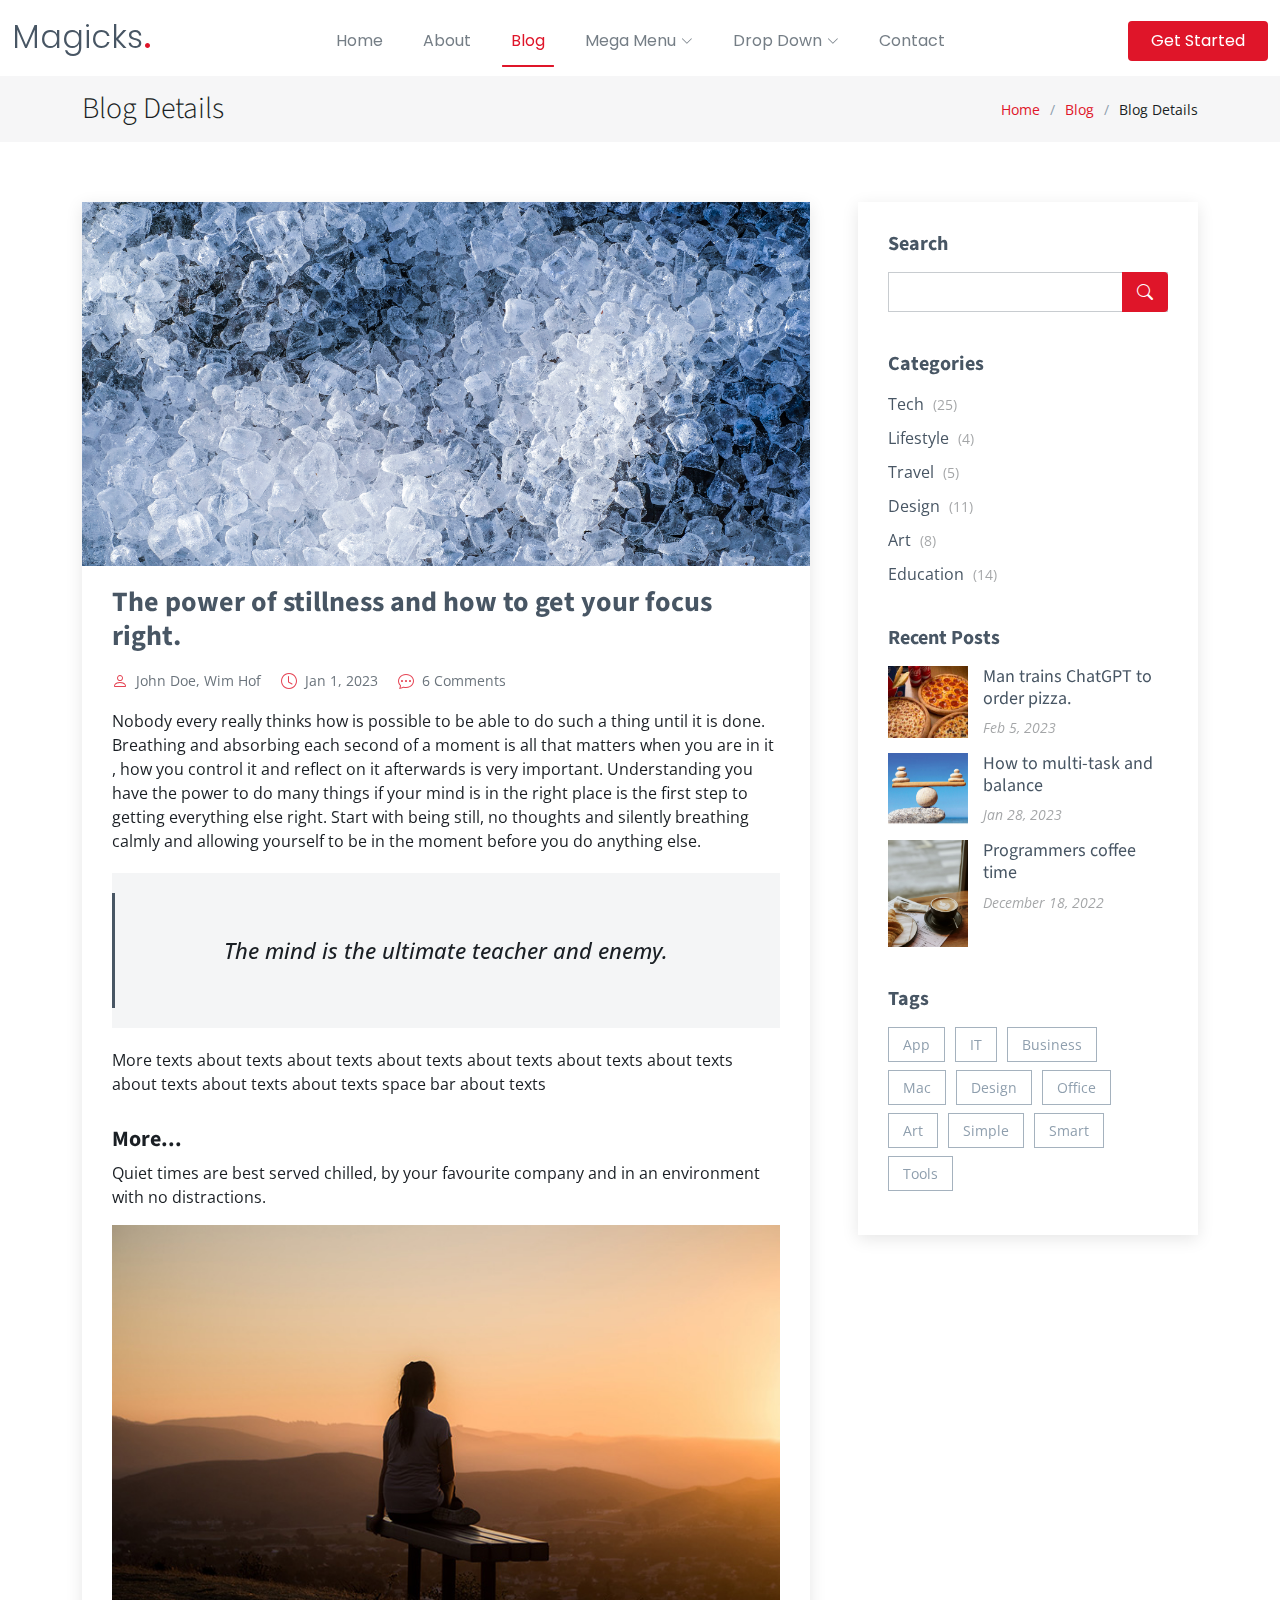
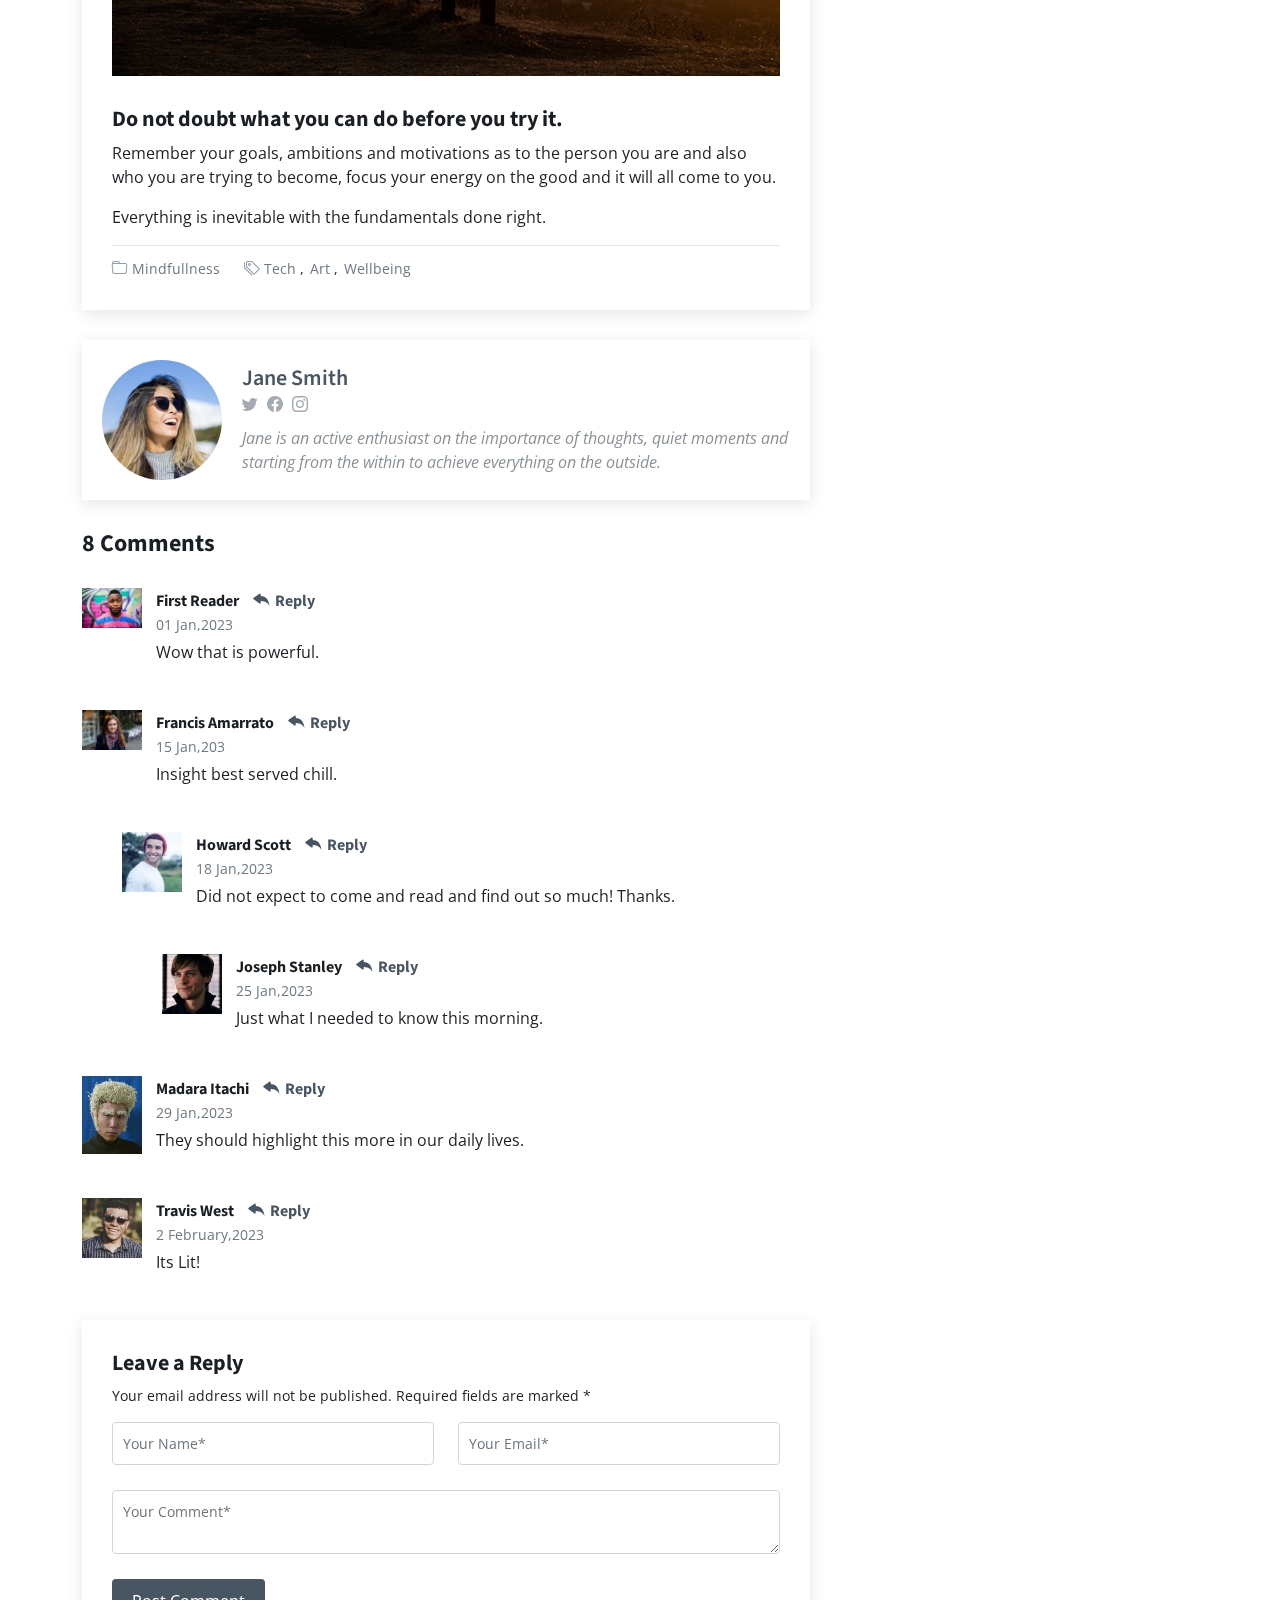
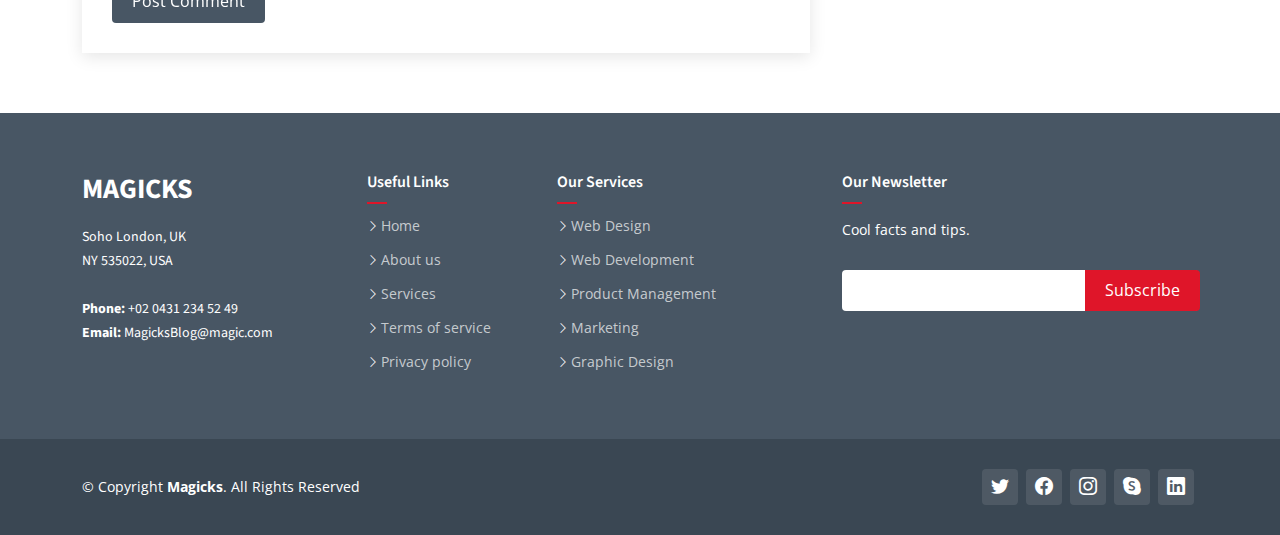
<file: blog-details.html>
<!DOCTYPE html>
<html lang="en">

<head>
  <meta charset="utf-8">
  <meta content="width=device-width, initial-scale=1.0" name="viewport">

  <title>Blog Details - Magicks</title>
  <meta content="" name="description">
  <meta content="" name="keywords">

  <!-- Favicons -->
  <link href="assets/img/favicon.png" rel="icon">

  <!-- Google Fonts -->
  <link rel="preconnect" href="https://fonts.googleapis.com">
  <link rel="preconnect" href="https://fonts.gstatic.com" crossorigin>
  <link href="https://fonts.googleapis.com/css2?family=Open+Sans:ital,wght@0,300;0,400;0,500;0,600;0,700;1,300;1,400;1,500;1,600;1,700&family=Poppins:ital,wght@0,300;0,400;0,500;0,600;0,700;1,300;1,400;1,500;1,600;1,700&family=Source+Sans+Pro:ital,wght@0,300;0,400;0,600;0,700;1,300;1,400;1,600;1,700&display=swap" rel="stylesheet">

  <!--  CSS Files -->
  <link href="assets/vendor/bootstrap/css/bootstrap.min.css" rel="stylesheet">
  <link href="assets/vendor/bootstrap-icons/bootstrap-icons.css" rel="stylesheet">
  <link href="assets/vendor/aos/aos.css" rel="stylesheet">
  <link href="assets/vendor/glightbox/css/glightbox.min.css" rel="stylesheet">
  <link href="assets/vendor/swiper/swiper-bundle.min.css" rel="stylesheet">

  <link href="assets/css/variables.css" rel="stylesheet">
  <link href="assets/css/variables-red.css" rel="stylesheet">
  <!-- Main CSS File -->
  <link href="assets/css/main.css" rel="stylesheet">
</head>

<body>

  <!-- ======= Header ======= -->
  <header id="header" class="header fixed-top" data-scrollto-offset="0">
    <div class="container-fluid d-flex align-items-center justify-content-between">

      <a href="index.html" class="logo d-flex align-items-center scrollto me-auto me-lg-0">
        <!-- <img src="assets/img/logo.png" alt=""> -->
        <h1>Magicks<span>.</span></h1>
      </a>

      <nav id="navbar" class="navbar">
        <ul>

          <li><a class="nav-link scrollto" href="index.html">Home</a></li>
          <li><a class="nav-link scrollto" href="index.html#about">About</a></li>
          <li><a href="blog.html" class="active">Blog</a></li>
          <li class="dropdown megamenu"><a href="#"><span>Mega Menu</span> <i class="bi bi-chevron-down dropdown-indicator"></i></a>
            <ul>
              <li>
                <a href="#">Column 1 link 1</a>
                <a href="#">Column 1 link 2</a>
                <a href="#">Column 1 link 3</a>
              </li>
              <li>
                <a href="#">Column 2 link 1</a>
                <a href="#">Column 2 link 2</a>
                <a href="#">Column 3 link 3</a>
              </li>
              <li>
                <a href="#">Column 3 link 1</a>
                <a href="#">Column 3 link 2</a>
                <a href="#">Column 3 link 3</a>
              </li>
              <li>
                <a href="#">Column 4 link 1</a>
                <a href="#">Column 4 link 2</a>
                <a href="#">Column 4 link 3</a>
              </li>
            </ul>
          </li>
          <li class="dropdown"><a href="#"><span>Drop Down</span> <i class="bi bi-chevron-down dropdown-indicator"></i></a>
            <ul>
              <li><a href="#">Drop Down 1</a></li>
              <li class="dropdown"><a href="#"><span>Deep Drop Down</span> <i class="bi bi-chevron-down dropdown-indicator"></i></a>
                <ul>
                  <li><a href="#">Deep Drop Down 1</a></li>
                  <li><a href="#">Deep Drop Down 2</a></li>
                  <li><a href="#">Deep Drop Down 3</a></li>
                  <li><a href="#">Deep Drop Down 4</a></li>
                  <li><a href="#">Deep Drop Down 5</a></li>
                </ul>
              </li>
              <li><a href="#">Drop Down 2</a></li>
              <li><a href="#">Drop Down 3</a></li>
              <li><a href="#">Drop Down 4</a></li>
            </ul>
          </li>
          <li><a class="nav-link scrollto" href="index.html#contact">Contact</a></li>
        </ul>
        <i class="bi bi-list mobile-nav-toggle d-none"></i>
      </nav><!-- .navbar -->

      <a class="btn-getstarted scrollto" href="index.html#about">Get Started</a>

    </div>
  </header><!-- End Header -->

  <main id="main">

    <!-- ======= Breadcrumbs ======= -->
    <div class="breadcrumbs">
      <div class="container">

        <div class="d-flex justify-content-between align-items-center">
          <h2>Blog Details</h2>
          <ol>
            <li><a href="index.html">Home</a></li>
            <li><a href="blog.html">Blog</a></li>
            <li>Blog Details</li>
          </ol>
        </div>

      </div>
    </div><!-- End Breadcrumbs -->

    <!-- ======= Blog Details Section ======= -->
    <section id="blog" class="blog">
      <div class="container" data-aos="fade-up">

        <div class="row g-5">

          <div class="col-lg-8">

            <article class="blog-details">

              <div class="post-img">
                <img src="assets/img/blog/blog-1.jpg" alt="" class="img-fluid">
              </div>

              <h2 class="title">The power of stillness and how to get your focus right.</h2>

              <div class="meta-top">
                <ul>
                  <li class="d-flex align-items-center"><i class="bi bi-person"></i> <a href="blog-details.html">John Doe, Wim Hof</a></li>
                  <li class="d-flex align-items-center"><i class="bi bi-clock"></i> <a href="blog-details.html"><time datetime="2020-01-01">Jan 1, 2023</time></a></li>
                  <li class="d-flex align-items-center"><i class="bi bi-chat-dots"></i> <a href="blog-details.html">6 Comments</a></li>
                </ul>
              </div><!-- End meta top -->

              <div class="content">
                <p>
                 Nobody every really thinks how is possible to be able to do such a thing until it is done. Breathing and absorbing each second of a moment is all that matters when you are in it
                 , how you control it and reflect on it afterwards is very important. Understanding you have the power to do many things if your mind is in the right place is the first step to getting 
                 everything else right. Start with being still, no thoughts and silently breathing calmly and allowing yourself to be in the moment before you do anything else.
                </p>


                <blockquote>
                  <p>
                    The mind is the ultimate teacher and enemy.
                  </p>
                </blockquote>

                <p>
                  More texts about texts about texts about texts about texts about texts about texts about texts about texts about texts space bar about texts
                </p>

                <h3>More...</h3>
                <p>
                 Quiet times are best served chilled, by your favourite company and in an environment with no distractions.
                </p>
                <img src="assets/img/blog/blog-inside-post.jpg" class="img-fluid" alt="">

                <h3>Do not doubt what you can do before you try it.</h3>
                <p>
                  Remember your goals, ambitions and motivations as to the person you are and also who you are trying to become, focus your energy on the good and it will all  come to you.
                </p>
                <p>
                  Everything is inevitable with the fundamentals done right.
                </p>

              </div><!-- End post content -->

              <div class="meta-bottom">
                <i class="bi bi-folder"></i>
                <ul class="cats">
                  <li><a href="#">Mindfullness</a></li>
                </ul>

                <i class="bi bi-tags"></i>
                <ul class="tags">
                  <li><a href="#">Tech</a></li>
                  <li><a href="#">Art</a></li>
                  <li><a href="#">Wellbeing</a></li>
                </ul>
              </div><!-- End meta bottom -->

            </article><!-- End blog post -->

            <div class="post-author d-flex align-items-center">
              <img src="assets/img/blog/blog-author.jpg" class="rounded-circle flex-shrink-0" alt="">
              <div>
                <h4>Jane Smith</h4>
                <div class="social-links">
                  <a href="https://twitters.com/#"><i class="bi bi-twitter"></i></a>
                  <a href="https://facebook.com/#"><i class="bi bi-facebook"></i></a>
                  <a href="https://instagram.com/#"><i class="biu bi-instagram"></i></a>
                </div>
                <p>
                 Jane is an active enthusiast on the importance of thoughts, quiet moments and starting from the within to achieve everything on the outside.
                </p>
              </div>
            </div><!-- End post author -->

            <div class="comments">

              <h4 class="comments-count">8 Comments</h4>

              <div id="comment-1" class="comment">
                <div class="d-flex">
                  <div class="comment-img"><img src="assets/img/blog/comments-1.jpg" alt=""></div>
                  <div>
                    <h5><a href="">First Reader</a> <a href="#" class="reply"><i class="bi bi-reply-fill"></i> Reply</a></h5>
                    <time datetime="2020-01-01">01 Jan,2023</time>
                    <p>
                      Wow that is powerful.
                    </p>
                  </div>
                </div>
              </div><!-- End comment #1 -->

              <div id="comment-2" class="comment">
                <div class="d-flex">
                  <div class="comment-img"><img src="assets/img/blog/comments-2.jpg" alt=""></div>
                  <div>
                    <h5><a href="">Francis Amarrato</a> <a href="#" class="reply"><i class="bi bi-reply-fill"></i> Reply</a></h5>
                    <time datetime="2020-01-01">15 Jan,203</time>
                    <p>
                      Insight best served chill.
                    </p>
                  </div>
                </div>

                <div id="comment-reply-1" class="comment comment-reply">
                  <div class="d-flex">
                    <div class="comment-img"><img src="assets/img/blog/comments-3.jpg" alt=""></div>
                    <div>
                      <h5><a href="">Howard Scott</a> <a href="#" class="reply"><i class="bi bi-reply-fill"></i> Reply</a></h5>
                      <time datetime="2020-01-01">18 Jan,2023</time>
                      <p>
                        Did not expect to come and read and find out so much! Thanks.
                      </p>
                    </div>
                  </div>

                  <div id="comment-reply-2" class="comment comment-reply">
                    <div class="d-flex">
                      <div class="comment-img"><img src="assets/img/blog/comments-4.jpg" alt=""></div>
                      <div>
                        <h5><a href="">Joseph Stanley</a> <a href="#" class="reply"><i class="bi bi-reply-fill"></i> Reply</a></h5>
                        <time datetime="2020-01-01">25 Jan,2023</time>
                        <p>
                          Just what I needed to know this morning.
                        </p>
                      </div>
                    </div>

                  </div><!-- End comment reply #2-->

                </div><!-- End comment reply #1-->

              </div><!-- End comment #2-->

              <div id="comment-3" class="comment">
                <div class="d-flex">
                  <div class="comment-img"><img src="assets/img/blog/comments-5.jpg" alt=""></div>
                  <div>
                    <h5><a href="">Madara Itachi</a> <a href="#" class="reply"><i class="bi bi-reply-fill"></i> Reply</a></h5>
                    <time datetime="2020-01-01">29 Jan,2023</time>
                    <p>
                     They should highlight this more in our daily lives.
                    </p>
                  </div>
                </div>

              </div><!-- End comment #3 -->

              <div id="comment-4" class="comment">
                <div class="d-flex">
                  <div class="comment-img"><img src="assets/img/blog/comments-6.jpg" alt=""></div>
                  <div>
                    <h5><a href="">Travis West</a> <a href="#" class="reply"><i class="bi bi-reply-fill"></i> Reply</a></h5>
                    <time datetime="2020-01-01">2 February,2023</time>
                    <p>
                      Its Lit!
                    </p>
                  </div>
                </div>

              </div><!-- End comment #4 -->

              <div class="reply-form">

                <h4>Leave a Reply</h4>
                <p>Your email address will not be published. Required fields are marked * </p>
                <form action="">
                  <div class="row">
                    <div class="col-md-6 form-group">
                      <input name="name" type="text" class="form-control" placeholder="Your Name*">
                    </div>
                    <div class="col-md-6 form-group">
                      <input name="email" type="text" class="form-control" placeholder="Your Email*">
                    </div>
                  </div>
                  <div class="row">
                    <div class="col form-group">
                      <textarea name="comment" class="form-control" placeholder="Your Comment*"></textarea>
                    </div>
                  </div>
                  <button type="submit" class="btn btn-primary">Post Comment</button>

                </form>

              </div>

            </div><!-- End blog comments -->

          </div>

          <div class="col-lg-4">

            <div class="sidebar">

              <div class="sidebar-item search-form">
                <h3 class="sidebar-title">Search</h3>
                <form action="" class="mt-3">
                  <input type="text">
                  <button type="submit"><i class="bi bi-search"></i></button>
                </form>
              </div><!-- End sidebar search formn-->

              <div class="sidebar-item categories">
                <h3 class="sidebar-title">Categories</h3>
                <ul class="mt-3">
                  <li><a href="#">Tech <span>(25)</span></a></li>
                  <li><a href="#">Lifestyle <span>(4)</span></a></li>
                  <li><a href="#">Travel <span>(5)</span></a></li>
                  <li><a href="#">Design <span>(11)</span></a></li>
                  <li><a href="#">Art <span>(8)</span></a></li>
                  <li><a href="#">Education <span>(14)</span></a></li>
                </ul>
              </div><!-- End sidebar categories-->

              <div class="sidebar-item recent-posts">
                <h3 class="sidebar-title">Recent Posts</h3>

                <div class="mt-3">

                  <div class="post-item mt-3">
                    <img src="assets/img/blog/blog-recent-1.jpg" alt="" class="flex-shrink-0">
                    <div>
                      <h4><a href="blog-post.html">Man trains ChatGPT to order pizza.</a></h4>
                      <time datetime="2020-01-01">Feb 5, 2023</time>
                    </div>
                  </div><!-- End recent post item-->

                  <div class="post-item">
                    <img src="assets/img/blog/blog-recent-2.jpg" alt="" class="flex-shrink-0">
                    <div>
                      <h4><a href="blog-post.html">How to multi-task and balance</a></h4>
                      <time datetime="2020-01-01">Jan 28, 2023</time>
                    </div>
                  </div><!-- End recent post item-->

                  <div class="post-item">
                    <img src="assets/img/blog/blog-recent-3.jpg" alt="" class="flex-shrink-0">
                    <div>
                      <h4><a href="blog-post.html">Programmers coffee time</a></h4>
                      <time datetime="2020-01-01">December 18, 2022</time>
                    </div>
                  </div><!-- End recent post item-->
                </div>

              </div><!-- End sidebar recent posts-->

              <div class="sidebar-item tags">
                <h3 class="sidebar-title">Tags</h3>
                <ul class="mt-3">
                  <li><a href="#">App</a></li>
                  <li><a href="#">IT</a></li>
                  <li><a href="#">Business</a></li>
                  <li><a href="#">Mac</a></li>
                  <li><a href="#">Design</a></li>
                  <li><a href="#">Office</a></li>
                  <li><a href="#">Art</a></li>
                  <li><a href="#">Simple</a></li>
                  <li><a href="#">Smart</a></li>
                  <li><a href="#">Tools</a></li>
                </ul>
              </div><!-- End sidebar tags-->

            </div><!-- End Blog Sidebar -->

          </div>
        </div>

      </div>
    </section><!-- End Blog Details Section -->

  </main><!-- End #main -->

  <!-- ======= Footer ======= -->
  <footer id="footer" class="footer">

    <div class="footer-content">
      <div class="container">
        <div class="row">

          <div class="col-lg-3 col-md-6">
            <div class="footer-info">
              <h3>Magicks</h3>
              <p>
              Soho London, UK <br>
                NY 535022, USA<br><br>
                <strong>Phone:</strong> +02 0431 234 52 49<br>
                <strong>Email:</strong> MagicksBlog@magic.com<br>
              </p>
            </div>
          </div>

          <div class="col-lg-2 col-md-6 footer-links">
            <h4>Useful Links</h4>
            <ul>
              <li><i class="bi bi-chevron-right"></i> <a href="#">Home</a></li>
              <li><i class="bi bi-chevron-right"></i> <a href="#">About us</a></li>
              <li><i class="bi bi-chevron-right"></i> <a href="#">Services</a></li>
              <li><i class="bi bi-chevron-right"></i> <a href="#">Terms of service</a></li>
              <li><i class="bi bi-chevron-right"></i> <a href="#">Privacy policy</a></li>
            </ul>
          </div>

          <div class="col-lg-3 col-md-6 footer-links">
            <h4>Our Services</h4>
            <ul>
              <li><i class="bi bi-chevron-right"></i> <a href="#">Web Design</a></li>
              <li><i class="bi bi-chevron-right"></i> <a href="#">Web Development</a></li>
              <li><i class="bi bi-chevron-right"></i> <a href="#">Product Management</a></li>
              <li><i class="bi bi-chevron-right"></i> <a href="#">Marketing</a></li>
              <li><i class="bi bi-chevron-right"></i> <a href="#">Graphic Design</a></li>
            </ul>
          </div>

          <div class="col-lg-4 col-md-6 footer-newsletter">
            <h4>Our Newsletter</h4>
            <p>Cool facts and tips.</p>
            <form action="" method="post">
              <input type="email" name="email"><input type="submit" value="Subscribe">
            </form>

          </div>

        </div>
      </div>
    </div>

    <div class="footer-legal text-center">
      <div class="container d-flex flex-column flex-lg-row justify-content-center justify-content-lg-between align-items-center">

        <div class="d-flex flex-column align-items-center align-items-lg-start">
          <div class="copyright">
            &copy; Copyright <strong><span>Magicks</span></strong>. All Rights Reserved
          </div>
        </div>

        <div class="social-links order-first order-lg-last mb-3 mb-lg-0">
          <a href="#" class="twitter"><i class="bi bi-twitter"></i></a>
          <a href="#" class="facebook"><i class="bi bi-facebook"></i></a>
          <a href="#" class="instagram"><i class="bi bi-instagram"></i></a>
          <a href="#" class="google-plus"><i class="bi bi-skype"></i></a>
          <a href="#" class="linkedin"><i class="bi bi-linkedin"></i></a>
        </div>

      </div>
    </div>

  </footer><!-- End Footer -->

  <a href="#" class="scroll-top d-flex align-items-center justify-content-center"><i class="bi bi-arrow-up-short"></i></a>

  <div id="preloader"></div>

  <!-- Vendor JS Files -->
  <script src="assets/vendor/bootstrap/js/bootstrap.bundle.min.js"></script>
  <script src="assets/vendor/aos/aos.js"></script>
  <script src="assets/vendor/glightbox/js/glightbox.min.js"></script>
  <script src="assets/vendor/isotope-layout/isotope.pkgd.min.js"></script>
  <script src="assets/vendor/swiper/swiper-bundle.min.js"></script>
  <script src="assets/vendor/php-email-form/validate.js"></script>

  <!-- Template Main JS File -->
  <script src="assets/js/main.js"></script>

</body>

</html>
</file>
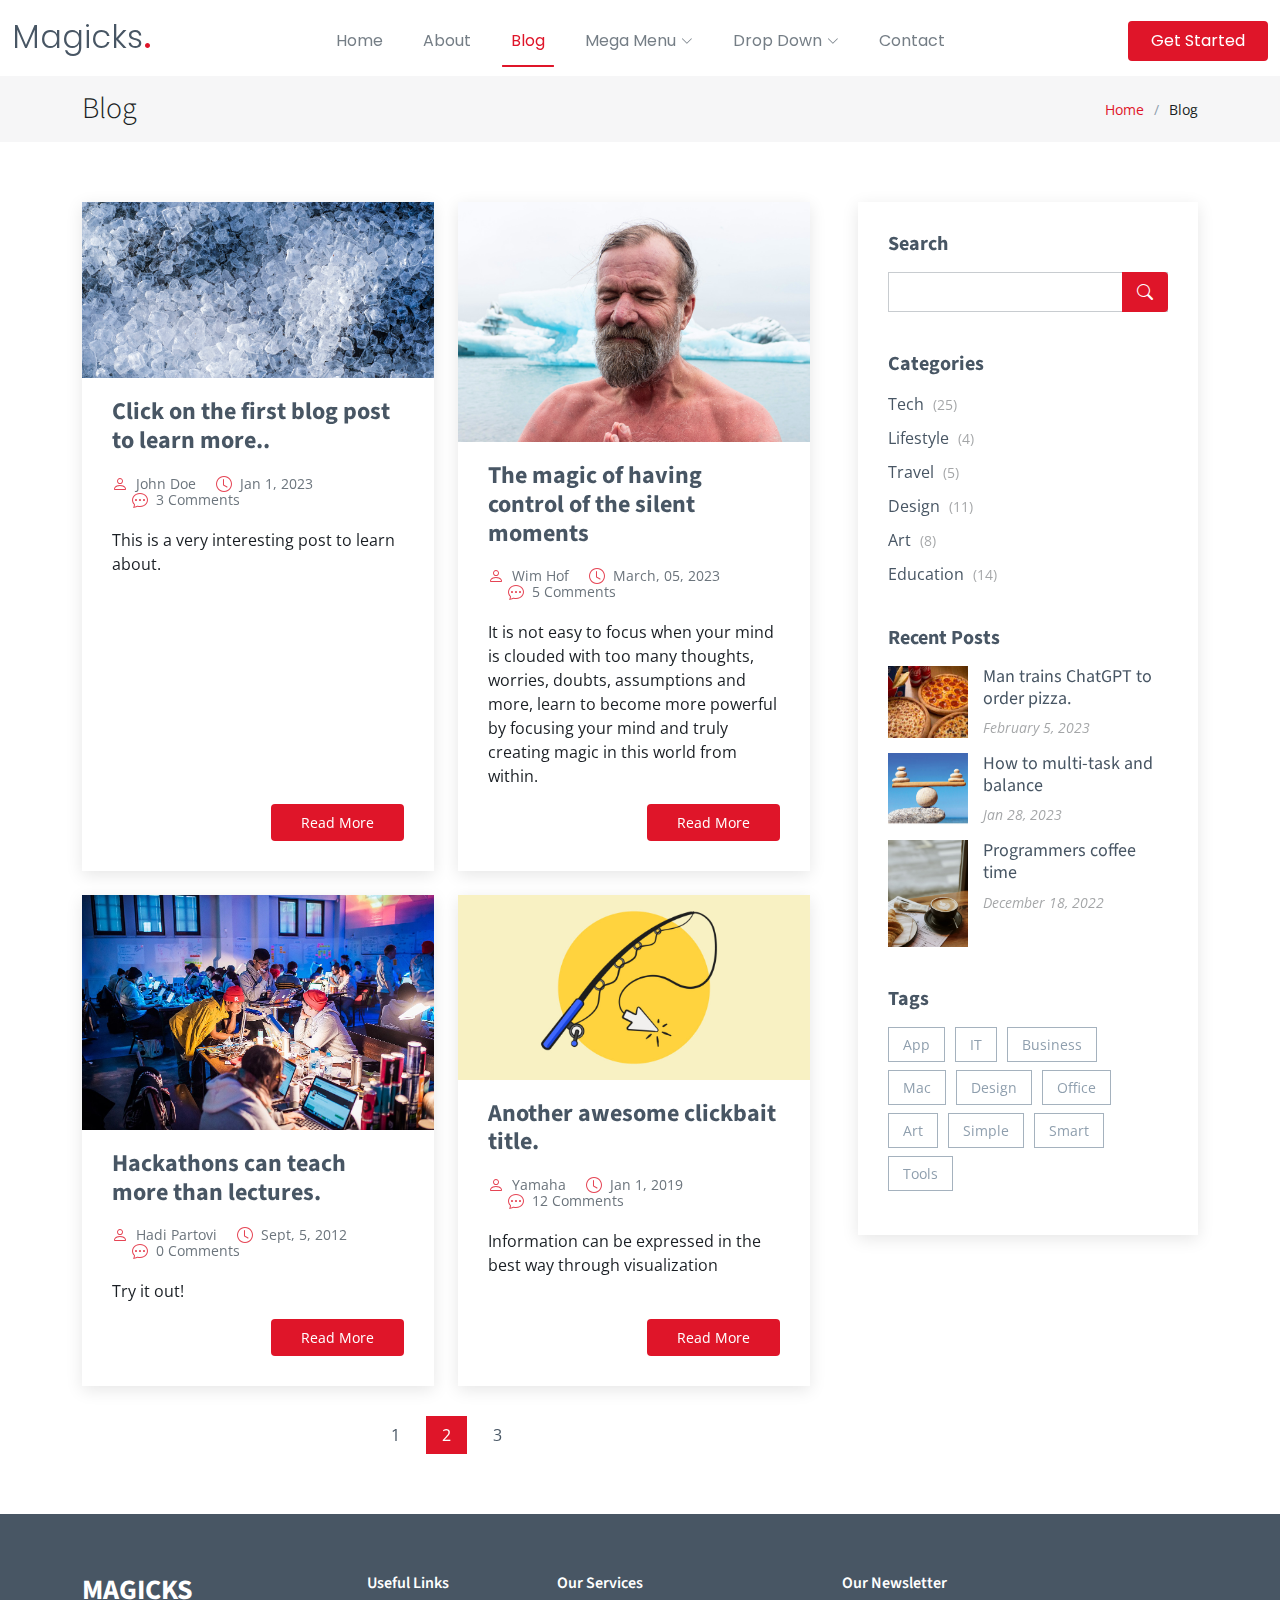
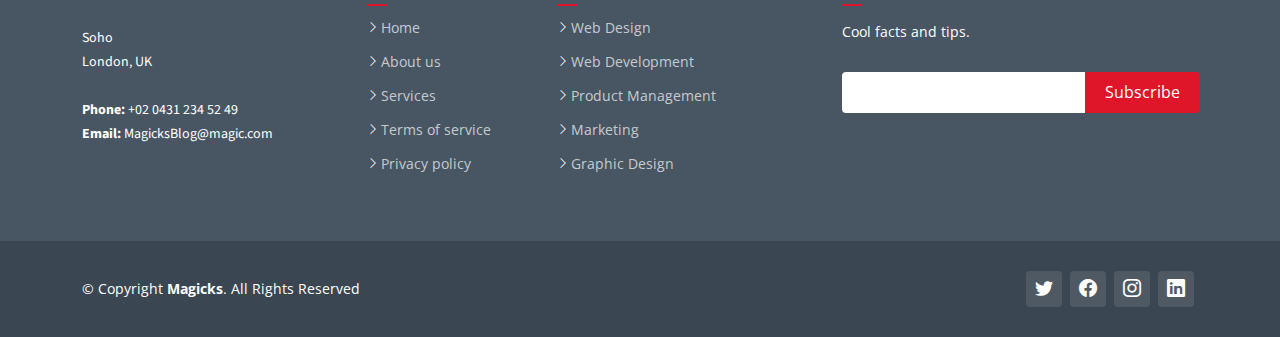
<file: blog.html>
<!DOCTYPE html>
<html lang="en">

<head>
  <meta charset="utf-8">
  <meta content="width=device-width, initial-scale=1.0" name="viewport">

  <title>Blog - Magicks</title>
  <meta content="" name="description">
  <meta content="" name="keywords">

  <!-- Favicons -->
  <link href="assets/img/favicon.png" rel="icon">

  <!-- Google Fonts -->
  <link rel="preconnect" href="https://fonts.googleapis.com">
  <link rel="preconnect" href="https://fonts.gstatic.com" crossorigin>
  <link href="https://fonts.googleapis.com/css2?family=Open+Sans:ital,wght@0,300;0,400;0,500;0,600;0,700;1,300;1,400;1,500;1,600;1,700&family=Poppins:ital,wght@0,300;0,400;0,500;0,600;0,700;1,300;1,400;1,500;1,600;1,700&family=Source+Sans+Pro:ital,wght@0,300;0,400;0,600;0,700;1,300;1,400;1,600;1,700&display=swap" rel="stylesheet">

  <!-- CSS Files -->
  <link href="assets/vendor/bootstrap/css/bootstrap.min.css" rel="stylesheet">
  <link href="assets/vendor/bootstrap-icons/bootstrap-icons.css" rel="stylesheet">
  <link href="assets/vendor/aos/aos.css" rel="stylesheet">
  <link href="assets/vendor/glightbox/css/glightbox.min.css" rel="stylesheet">
  <link href="assets/vendor/swiper/swiper-bundle.min.css" rel="stylesheet">

  <link href="assets/css/variables.css" rel="stylesheet">
  <link href="assets/css/variables-red.css" rel="stylesheet">

  <!-- Main CSS File -->
  <link href="assets/css/main.css" rel="stylesheet">

</head>

<body>

  <!-- ======= Header ======= -->
  <header id="header" class="header fixed-top" data-scrollto-offset="0">
    <div class="container-fluid d-flex align-items-center justify-content-between">

      <a href="index.html" class="logo d-flex align-items-center scrollto me-auto me-lg-0">
        <!-- Uncomment the line below if you also wish to use an image logo -->
        <!-- <img src="assets/img/logo.png" alt=""> -->
        <h1>Magicks<span>.</span></h1>
      </a>

      <nav id="navbar" class="navbar">
        <ul>

          <li><a class="nav-link scrollto" href="index.html#about">Home</a></li>
          <li><a class="nav-link scrollto" href="index.html#about">About</a></li>
          <li><a href="blog.html" class="active">Blog</a></li>
          <li class="dropdown megamenu"><a href="#"><span>Mega Menu</span> <i class="bi bi-chevron-down dropdown-indicator"></i></a>
            <ul>
              <li>
                <a href="#">Column 1 link 1</a>
                <a href="#">Column 1 link 2</a>
                <a href="#">Column 1 link 3</a>
              </li>
              <li>
                <a href="#">Column 2 link 1</a>
                <a href="#">Column 2 link 2</a>
                <a href="#">Column 3 link 3</a>
              </li>
              <li>
                <a href="#">Column 3 link 1</a>
                <a href="#">Column 3 link 2</a>
                <a href="#">Column 3 link 3</a>
              </li>
            </ul>
          </li>
          <li class="dropdown"><a href="#"><span>Drop Down</span> <i class="bi bi-chevron-down dropdown-indicator"></i></a>
            <ul>
              <li><a href="#">Drop Down 1</a></li>
              <li class="dropdown"><a href="#"><span>Deep Drop Down</span> <i class="bi bi-chevron-down dropdown-indicator"></i></a>
                <ul>
                  <li><a href="#">Deep Drop Down 1</a></li>
                  <li><a href="#">Deep Drop Down 2</a></li>
                  <li><a href="#">Deep Drop Down 3</a></li>
                  <li><a href="#">Deep Drop Down 4</a></li>
                  <li><a href="#">Deep Drop Down 5</a></li>
                </ul>
              </li>
              <li><a href="#">Drop Down 2</a></li>
              <li><a href="#">Drop Down 3</a></li>
              <li><a href="#">Drop Down 4</a></li>
            </ul>
          </li>
          <li><a class="nav-link scrollto" href="index.html#contact">Contact</a></li>
        </ul>
        <i class="bi bi-list mobile-nav-toggle d-none"></i>
      </nav><!-- .navbar -->

      <a class="btn-getstarted scrollto" href="index.html#about">Get Started</a>

    </div>
  </header><!-- End Header -->

  <main id="main">

    <!-- ======= Breadcrumbs ======= -->
    <div class="breadcrumbs">
      <div class="container">

        <div class="d-flex justify-content-between align-items-center">
          <h2>Blog</h2>
          <ol>
            <li><a href="index.html">Home</a></li>
            <li>Blog</li>
          </ol>
        </div>

      </div>
    </div><!-- End Breadcrumbs -->

    <!-- ======= Blog Section ======= -->
    <section id="blog" class="blog">
      <div class="container" data-aos="fade-up">

        <div class="row g-5">

          <div class="col-lg-8">

            <div class="row gy-4 posts-list">

              <div class="col-lg-6">
                <article class="d-flex flex-column">

                  <div class="post-img">
                    <img src="assets/img/blog/blog-1.jpg" alt="" class="img-fluid">
                  </div>

                  <h2 class="title">
                    <a href="blog-details.html">Click on the first blog post to learn more..</a>
                  </h2>

                  <div class="meta-top">
                    <ul>
                      <li class="d-flex align-items-center"><i class="bi bi-person"></i> <a href="blog-details.html">John Doe</a></li>
                      <li class="d-flex align-items-center"><i class="bi bi-clock"></i> <a href="blog-details.html"><time datetime="2022-01-01">Jan 1, 2023</time></a></li>
                      <li class="d-flex align-items-center"><i class="bi bi-chat-dots"></i> <a href="blog-details.html">3 Comments</a></li>
                    </ul>
                  </div>

                  <div class="content">
                    <p>
                      This is a very interesting post to learn about.
                    </p>
                  </div>

                  <div class="read-more mt-auto align-self-end">
                    <a href="blog-details.html">Read More</a>
                  </div>

                </article>
              </div><!-- End post list item -->

              <div class="col-lg-6">
                <article class="d-flex flex-column">

                  <div class="post-img">
                    <img src="assets/img/blog/blog-2.jpg" alt="" class="img-fluid">
                  </div>

                  <h2 class="title">
                    <a href="blog-details.html">The magic of having control of the silent moments</a>
                  </h2>

                  <div class="meta-top">
                    <ul>
                      <li class="d-flex align-items-center"><i class="bi bi-person"></i> <a href="blog-details.html">Wim Hof</a></li>
                      <li class="d-flex align-items-center"><i class="bi bi-clock"></i> <a href="blog-details.html"><time datetime="2022-01-01">March, 05, 2023</time></a></li>
                      <li class="d-flex align-items-center"><i class="bi bi-chat-dots"></i> <a href="blog-details.html">5 Comments</a></li>
                    </ul>
                  </div>

                  <div class="content">
                    <p>
                      It is not easy to focus when your mind is clouded with too many thoughts, worries, doubts, assumptions and more, learn to become more powerful by focusing your mind and truly creating magic in this world from within.
                    </p>
                  </div>

                  <div class="read-more mt-auto align-self-end">
                    <a href="blog-details.html">Read More</a>
                  </div>

                </article>
              </div><!-- End post list item -->

              <div class="col-lg-6">
                <article class="d-flex flex-column">

                  <div class="post-img">
                    <img src="assets/img/blog/blog-3.jpg" alt="" class="img-fluid">
                  </div>

                  <h2 class="title">
                    <a href="blog-details.html">Hackathons can teach more than lectures.</a>
                  </h2>

                  <div class="meta-top">
                    <ul>
                      <li class="d-flex align-items-center"><i class="bi bi-person"></i> <a href="blog-details.html">Hadi Partovi</a></li>
                      <li class="d-flex align-items-center"><i class="bi bi-clock"></i> <a href="blog-details.html"><time datetime="2022-01-01">Sept, 5, 2012</time></a></li>
                      <li class="d-flex align-items-center"><i class="bi bi-chat-dots"></i> <a href="blog-details.html">0 Comments</a></li>
                    </ul>
                  </div>

                  <div class="content">
                    <p>
                      Try it out!
                    </p>
                  </div>

                  <div class="read-more mt-auto align-self-end">
                    <a href="blog-details.html">Read More</a>
                  </div>

                </article>
              </div><!-- End post list item -->

              <div class="col-lg-6">
                <article class="d-flex flex-column">

                  <div class="post-img">
                    <img src="assets/img/blog/blog-4.jpg" alt="" class="img-fluid">
                  </div>

                  <h2 class="title">
                    <a href="blog-details.html">Another awesome clickbait title.</a>
                  </h2>

                  <div class="meta-top">
                    <ul>
                      <li class="d-flex align-items-center"><i class="bi bi-person"></i> <a href="blog-details.html">Yamaha</a></li>
                      <li class="d-flex align-items-center"><i class="bi bi-clock"></i> <a href="blog-details.html"><time datetime="2022-01-01">Jan 1, 2019</time></a></li>
                      <li class="d-flex align-items-center"><i class="bi bi-chat-dots"></i> <a href="blog-details.html">12 Comments</a></li>
                    </ul>
                  </div>

                  <div class="content">
                    <p>
                     Information can be expressed in the best way through visualization
                    </p>
                  </div>

                  <div class="read-more mt-auto align-self-end">
                    <a href="blog-details.html">Read More</a>
                  </div>

                </article>
              </div><!-- End post list item -->

            </div><!-- End blog posts list -->

            <div class="blog-pagination">
              <ul class="justify-content-center">
                <li><a href="#">1</a></li>
                <li class="active"><a href="#">2</a></li>
                <li><a href="#">3</a></li>
              </ul>
            </div><!-- End blog pagination -->

          </div>

          <div class="col-lg-4">

            <div class="sidebar">

              <div class="sidebar-item search-form">
                <h3 class="sidebar-title">Search</h3>
                <form action="" class="mt-3">
                  <input type="text">
                  <button type="submit"><i class="bi bi-search"></i></button>
                </form>
              </div><!-- End sidebar search formn-->

              <div class="sidebar-item categories">
                <h3 class="sidebar-title">Categories</h3>
                <ul class="mt-3">
                  <li><a href="#">Tech <span>(25)</span></a></li>
                  <li><a href="#">Lifestyle <span>(4)</span></a></li>
                  <li><a href="#">Travel <span>(5)</span></a></li>
                  <li><a href="#">Design <span>(11)</span></a></li>
                  <li><a href="#">Art <span>(8)</span></a></li>
                  <li><a href="#">Education <span>(14)</span></a></li>
                </ul>
              </div><!-- End sidebar categories-->

              <div class="sidebar-item recent-posts">
                <h3 class="sidebar-title">Recent Posts</h3>

                <div class="mt-3">

                  <div class="post-item mt-3">
                    <img src="assets/img/blog/blog-recent-1.jpg" alt="" class="flex-shrink-0">
                    <div>
                      <h4><a href="blog-post.html">Man trains ChatGPT to order pizza.</a></h4>
                      <time datetime="2020-01-01">February 5, 2023</time>
                    </div>
                  </div><!-- End recent post item-->

                  <div class="post-item">
                    <img src="assets/img/blog/blog-recent-2.jpg" alt="" class="flex-shrink-0">
                    <div>
                      <h4><a href="blog-post.html">How to multi-task and balance</a></h4>
                      <time datetime="2020-01-01">Jan 28, 2023</time>
                    </div>
                  </div><!-- End recent post item-->

                  <div class="post-item">
                    <img src="assets/img/blog/blog-recent-3.jpg" alt="" class="flex-shrink-0">
                    <div>
                      <h4><a href="blog-post.html">Programmers coffee time</a></h4>
                      <time datetime="2020-01-01">December 18, 2022</time>
                    </div>
                  </div><!-- End recent post item-->


                </div>

              </div><!-- End sidebar recent posts-->

              <div class="sidebar-item tags">
                <h3 class="sidebar-title">Tags</h3>
                <ul class="mt-3">
                  <li><a href="#">App</a></li>
                  <li><a href="#">IT</a></li>
                  <li><a href="#">Business</a></li>
                  <li><a href="#">Mac</a></li>
                  <li><a href="#">Design</a></li>
                  <li><a href="#">Office</a></li>
                  <li><a href="#">Art</a></li>
                  <li><a href="#">Simple</a></li>
                  <li><a href="#">Smart</a></li>
                  <li><a href="#">Tools</a></li>
                </ul>
              </div><!-- End sidebar tags-->

            </div><!-- End Blog Sidebar -->

          </div>

        </div>

      </div>
    </section><!-- End Blog Section -->

  </main><!-- End #main -->

  <!-- ======= Footer ======= -->
  <footer id="footer" class="footer">

    <div class="footer-content">
      <div class="container">
        <div class="row">

          <div class="col-lg-3 col-md-6">
            <div class="footer-info">
              <h3>Magicks</h3>
              <p>
                Soho <br>
                London, UK<br><br>
                <strong>Phone:</strong> +02 0431 234 52 49<br>
                <strong>Email:</strong> MagicksBlog@magic.com<br>
              </p>
            </div>
          </div>

          <div class="col-lg-2 col-md-6 footer-links">
            <h4>Useful Links</h4>
            <ul>
              <li><i class="bi bi-chevron-right"></i> <a href="#">Home</a></li>
              <li><i class="bi bi-chevron-right"></i> <a href="#">About us</a></li>
              <li><i class="bi bi-chevron-right"></i> <a href="#">Services</a></li>
              <li><i class="bi bi-chevron-right"></i> <a href="#">Terms of service</a></li>
              <li><i class="bi bi-chevron-right"></i> <a href="#">Privacy policy</a></li>
            </ul>
          </div>

          <div class="col-lg-3 col-md-6 footer-links">
            <h4>Our Services</h4>
            <ul>
              <li><i class="bi bi-chevron-right"></i> <a href="#">Web Design</a></li>
              <li><i class="bi bi-chevron-right"></i> <a href="#">Web Development</a></li>
              <li><i class="bi bi-chevron-right"></i> <a href="#">Product Management</a></li>
              <li><i class="bi bi-chevron-right"></i> <a href="#">Marketing</a></li>
              <li><i class="bi bi-chevron-right"></i> <a href="#">Graphic Design</a></li>
            </ul>
          </div>

          <div class="col-lg-4 col-md-6 footer-newsletter">
            <h4>Our Newsletter</h4>
            <p>Cool facts and tips.</p>
            <form action="" method="post">
              <input type="email" name="email"><input type="submit" value="Subscribe">
            </form>

          </div>

        </div>
      </div>
    </div>

    <div class="footer-legal text-center">
      <div class="container d-flex flex-column flex-lg-row justify-content-center justify-content-lg-between align-items-center">

        <div class="d-flex flex-column align-items-center align-items-lg-start">
          <div class="copyright">
            &copy; Copyright <strong><span>Magicks</span></strong>. All Rights Reserved
          </div>

        </div>

        <div class="social-links order-first order-lg-last mb-3 mb-lg-0">
          <a href="#" class="twitter"><i class="bi bi-twitter"></i></a>
          <a href="#" class="facebook"><i class="bi bi-facebook"></i></a>
          <a href="#" class="instagram"><i class="bi bi-instagram"></i></a>
          <a href="#" class="linkedin"><i class="bi bi-linkedin"></i></a>
        </div>

      </div>
    </div>

  </footer><!-- End Footer -->

  <a href="#" class="scroll-top d-flex align-items-center justify-content-center"><i class="bi bi-arrow-up-short"></i></a>

  <div id="preloader"></div>

  <!-- Vendor JS Files -->
  <script src="assets/vendor/bootstrap/js/bootstrap.bundle.min.js"></script>
  <script src="assets/vendor/aos/aos.js"></script>
  <script src="assets/vendor/glightbox/js/glightbox.min.js"></script>
  <script src="assets/vendor/isotope-layout/isotope.pkgd.min.js"></script>
  <script src="assets/vendor/swiper/swiper-bundle.min.js"></script>
  <script src="assets/vendor/php-email-form/validate.js"></script>

  <!-- Template Main JS File -->
  <script src="assets/js/main.js"></script>

</body>

</html>
</file>
<file: assets/css/variables.css>
/**
* Template Name: HeroBiz
* File: variables.css
* Description: Easily customize colors, typography, and other repetitive properties used in the template main stylesheet file main.css
* 
* Template URL: https://bootstrapmade.com/herobiz-bootstrap-business-template/
* Author: BootstrapMade.com
* License: https://bootstrapmade.com/license/
* 
* Contents:
* 1. HeroBiz template variables 
* 2. Override default Bootstrap variables
* 3. Set color and background class names
*
* Learn more about CSS variables at https://developer.mozilla.org/en-US/docs/Web/CSS/Using_CSS_custom_properties
*/

/*--------------------------------------------------------------
# 1. HeroBiz template variables 
--------------------------------------------------------------*/
:root {

  /* Fonts */
  --font-default: 'Open Sans', system-ui, -apple-system, "Segoe UI", Roboto, "Helvetica Neue", Arial, "Noto Sans", "Liberation Sans", sans-serif, "Apple Color Emoji", "Segoe UI Emoji", "Segoe UI Symbol", "Noto Color Emoji";
  --font-primary: 'Source Sans Pro', sans-serif;
  --font-secondary: 'Poppins', sans-serif;

  /* Colors */
  /* The *-rgb color names are simply the RGB converted value of the corresponding color for use in the rgba() function */

  /* Default text color */
  --color-default: #1a1f24;
  --color-default-rgb: 26, 31, 36;

  /* Defult links color */
  --color-links: #0ea2bd;
  --color-links-hover: #1ec3e0;

  /* Primay colors */
  --color-primary: #0ea2bd;
  --color-primary-light: #1ec3e0;
  --color-primary-dark: #0189a1;

  --color-primary-rgb: 14, 162, 189;
  --color-primary-light-rgb: 30, 195, 224;
  --color-primary-dark-rgb: 1, 137, 161;

  /* Secondary colors */
  --color-secondary: #485664;
  --color-secondary-light: #8f9fae;
  --color-secondary-dark: #3a4753;

  --color-secondary-rgb: 72, 86, 100;
  --color-secondary-light-rgb: 143, 159, 174;
  --color-secondary-dark-rgb: 58, 71, 83;

  /* General colors */
  --color-blue: #0d6efd;
  --color-blue-rgb: 13, 110, 253;

  --color-indigo: #6610f2;
  --color-indigo-rgb: 102, 16, 242;

  --color-purple: #6f42c1;
  --color-purple-rgb: 111, 66, 193;

  --color-pink: #f3268c;
  --color-pink-rgb: 243, 38, 140;

  --color-red: #df1529;
  --color-red-rgb: 223, 21, 4;

  --color-orange: #fd7e14;
  --color-orange-rgb: 253, 126, 20;

  --color-yellow: #ffc107;
  --color-yellow-rgb: 255, 193, 7;

  --color-green: #059652;
  --color-green-rgb: 5, 150, 82;

  --color-teal: #20c997;
  --color-teal-rgb: 32, 201, 151;

  --color-cyan: #0dcaf0;
  --color-cyan-rgb: 13, 202, 240;

  --color-white: #ffffff;
  --color-white-rgb: 255, 255, 255;

  --color-gray: #6c757d;
  --color-gray-rgb: 108, 117, 125;

  --color-black: #000000;
  --color-black-rgb: 0, 0, 0;
  
}

/*--------------------------------------------------------------
# 2. Override default Bootstrap variables
--------------------------------------------------------------*/
:root {

  --bs-blue: var(--color-blue);
  --bs-indigo: var(--color-indigo);
  --bs-purple: var(--color-purple);
  --bs-pink: var(--color-pink);
  --bs-red: var(--color-red);
  --bs-orange: var(--color-orange);
  --bs-yellow: var(--color-yellow);
  --bs-green: var(--color-green);
  --bs-teal: var(--color-teal);
  --bs-cyan: var(--color-cyan);
  --bs-white: var(--color-white);
  --bs-gray: var(--color-gray);
  --bs-gray-dark: #343a40;
  --bs-gray-100: #f8f9fa;
  --bs-gray-200: #e9ecef;
  --bs-gray-300: #dee2e6;
  --bs-gray-400: #ced4da;
  --bs-gray-500: #adb5bd;
  --bs-gray-600: #6c757d;
  --bs-gray-700: #495057;
  --bs-gray-800: #343a40;
  --bs-gray-900: #212529;
  --bs-primary: var(--color-blue);
  --bs-secondary: var(--color-blue);
  --bs-success: #198754;
  --bs-info: #0dcaf0;
  --bs-warning: #ffc107;
  --bs-danger: #dc3545;
  --bs-light: #f8f9fa;
  --bs-dark: #212529;
  --bs-primary-rgb: var(--color-primary-rgb);
  --bs-secondary-rgb: var(--color-secondary-rgb);
  --bs-success-rgb: 25, 135, 84;
  --bs-info-rgb: 13, 202, 240;
  --bs-warning-rgb: 255, 193, 7;
  --bs-danger-rgb: 220, 53, 69;
  --bs-light-rgb: 248, 249, 250;
  --bs-dark-rgb: 33, 37, 41;
  --bs-white-rgb: var(--color-white-rgb);
  --bs-black-rgb: var(--color-black-rgb);
  --bs-body-color-rgb: var(--color-default-rgb);
  --bs-body-bg-rgb: 255, 255, 255;
  --bs-font-sans-serif: var(--font-default);
  --bs-font-monospace: SFMono-Regular, Menlo, Monaco, Consolas, "Liberation Mono", "Courier New", monospace;
  --bs-gradient: linear-gradient(180deg, rgba(255, 255, 255, 0.15), rgba(255, 255, 255, 0));
  --bs-body-font-family: var(--font-default);
  --bs-body-font-size: 1rem;
  --bs-body-font-weight: 400;
  --bs-body-line-height: 1.5;
  --bs-body-color: var(--color-default);
  --bs-body-bg: #fff;

}

/*--------------------------------------------------------------
# 3. Set color and background class names
--------------------------------------------------------------*/
/* Fonts */
.font-default { font-family: var(--font-default) !important; }
.font-primary { font-family: var(--font-primary) !important;}
.font-secondary { font-family: var(--font-secondary) !important; }

/* Text Colors */
.color-default { color: var(--color-default) !important; }
.color-links { color: var(--color-links) !important; }
.color-links:hover { color: var(--color-links-hover) !important; }
.color-primary { color: var(--color-primary) !important; }
.color-primary-light { color: var(--color-primary-light) !important; }
.color-primary-dark { color: var(--color-primary-dark) !important; }
.color-secondary { color: var(--color-secondary) !important; }
.color-secondary-light { color: var(--color-secondary-light) !important; }
.color-secondary-dark { color: var(--color-secondary-dark) !important; }
.color-blue { color: var(--color-blue) !important; }
.color-indigo { color: var(--color-indigo) !important; }
.color-purple { color: var(--color-purple) !important; }
.color-pink { color: var(--color-pink) !important; }
.color-red { color: var(--color-red) !important; }
.color-orange { color: var(--color-orange) !important; }
.color-yellow { color: var(--color-yellow) !important; }
.color-green { color: var(--color-green) !important; }
.color-teal { color: var(--color-teal) !important; }
.color-cyan { color: var(--color-cyan) !important; }
.color-white { color: var(--color-white) !important; }
.color-gray { color: var(--color-gray) !important; }
.color-black { color: var(--color-black) !important; }

/* Background Colors */
.bg-default { background-color: var(--color-default) !important; }
.bg-primary { background-color: var(--color-primary) !important; }
.bg-primary-light { background-color: var(--color-primary-light) !important; }
.bg-primary-dark { background-color: var(--color-primary-dark) !important; }
.bg-secondary { background-color: var(--color-secondary) !important; }
.bg-secondary-light { background-color: var(--color-secondary-light) !important; }
.bg-secondary-dark { background-color: var(--color-secondary-dark) !important; }
.bg-blue { background-color: var(--color-blue) !important; }
.bg-indigo { background-color: var(--color-indigo) !important; }
.bg-purple { background-color: var(--color-purple) !important; }
.bg-pink { background-color: var(--color-pink) !important; }
.bg-red { background-color: var(--color-red) !important; }
.bg-orange { background-color: var(--color-orange) !important; }
.bg-yellow { background-color: var(--color-yellow) !important; }
.bg-green { background-color: var(--color-green) !important; }
.bg-teal { background-color: var(--color-teal) !important; }
.bg-cyan { background-color: var(--color-cyan) !important; }
.bg-white { background-color: var(--color-white) !important; }
.bg-gray { background-color: var(--color-gray) !important; }
.bg-black { background-color: var(--color-black) !important; }
</file>
<file: assets/css/variables-red.css>
/**
* Template Name: HeroBiz
* File: variables-red.css
* Description: Easily customize colors, typography, and other repetitive properties used in the template main stylesheet file main.css
* 
* Template URL: https://bootstrapmade.com/herobiz-bootstrap-business-template/
* Author: BootstrapMade.com
* License: https://bootstrapmade.com/license/
* 
* Contents:
* 1. HeroBiz template variables 
* 2. Override default Bootstrap variables
* 3. Set color and background class names
*
* Learn more about CSS variables at https://developer.mozilla.org/en-US/docs/Web/CSS/Using_CSS_custom_properties
*/

/*--------------------------------------------------------------
# 1. HeroBiz template variables 
--------------------------------------------------------------*/
:root {

  /* Fonts */
  --font-default: 'Open Sans', system-ui, -apple-system, "Segoe UI", Roboto, "Helvetica Neue", Arial, "Noto Sans", "Liberation Sans", sans-serif, "Apple Color Emoji", "Segoe UI Emoji", "Segoe UI Symbol", "Noto Color Emoji";
  --font-primary: 'Source Sans Pro', sans-serif;
  --font-secondary: 'Poppins', sans-serif;

  /* Colors */
  /* The *-rgb color names are simply the RGB converted value of the corresponding color for use in the rgba() function */

  /* Default text color */
  --color-default: #1a1f24;
  --color-default-rgb: 26, 31, 36;

  /* Defult links color */
  --color-links: #df1529;
  --color-links-hover: #ff2b2b;

  /* Primay colors */
  --color-primary: #df1529;
  --color-primary-light: #ff2b2b;
  --color-primary-dark: #c00719;

  --color-primary-rgb: 223, 21, 41;
  --color-primary-light-rgb: 255, 43, 43;
  --color-primary-dark-rgb: 192, 7, 25;

  /* Secondary colors */
  --color-secondary: #485664;
  --color-secondary-light: #8f9fae;
  --color-secondary-dark: #3a4753;

  --color-secondary-rgb: 72, 86, 100;
  --color-secondary-light-rgb: 143, 159, 174;
  --color-secondary-dark-rgb: 58, 71, 83;

  /* General colors */
  --color-blue: #0d6efd;
  --color-blue-rgb: 13, 110, 253;

  --color-indigo: #6610f2;
  --color-indigo-rgb: 102, 16, 242;

  --color-purple: #6f42c1;
  --color-purple-rgb: 111, 66, 193;

  --color-pink: #f3268c;
  --color-pink-rgb: 243, 38, 140;

  --color-red: #df1529;
  --color-red-rgb: 223, 21, 4;

  --color-orange: #fd7e14;
  --color-orange-rgb: 253, 126, 20;

  --color-yellow: #ffc107;
  --color-yellow-rgb: 255, 193, 7;

  --color-green: #059652;
  --color-green-rgb: 5, 150, 82;

  --color-teal: #20c997;
  --color-teal-rgb: 32, 201, 151;

  --color-cyan: #0dcaf0;
  --color-cyan-rgb: 13, 202, 240;

  --color-white: #ffffff;
  --color-white-rgb: 255, 255, 255;

  --color-gray: #6c757d;
  --color-gray-rgb: 108, 117, 125;

  --color-black: #000000;
  --color-black-rgb: 0, 0, 0;
  
}

/*--------------------------------------------------------------
# 2. Override default Bootstrap variables
--------------------------------------------------------------*/
:root {

  --bs-blue: var(--color-blue);
  --bs-indigo: var(--color-indigo);
  --bs-purple: var(--color-purple);
  --bs-pink: var(--color-pink);
  --bs-red: var(--color-red);
  --bs-orange: var(--color-orange);
  --bs-yellow: var(--color-yellow);
  --bs-green: var(--color-green);
  --bs-teal: var(--color-teal);
  --bs-cyan: var(--color-cyan);
  --bs-white: var(--color-white);
  --bs-gray: var(--color-gray);
  --bs-gray-dark: #343a40;
  --bs-gray-100: #f8f9fa;
  --bs-gray-200: #e9ecef;
  --bs-gray-300: #dee2e6;
  --bs-gray-400: #ced4da;
  --bs-gray-500: #adb5bd;
  --bs-gray-600: #6c757d;
  --bs-gray-700: #495057;
  --bs-gray-800: #343a40;
  --bs-gray-900: #212529;
  --bs-primary: var(--color-blue);
  --bs-secondary: var(--color-blue);
  --bs-success: #198754;
  --bs-info: #0dcaf0;
  --bs-warning: #ffc107;
  --bs-danger: #dc3545;
  --bs-light: #f8f9fa;
  --bs-dark: #212529;
  --bs-primary-rgb: var(--color-primary-rgb);
  --bs-secondary-rgb: var(--color-secondary-rgb);
  --bs-success-rgb: 25, 135, 84;
  --bs-info-rgb: 13, 202, 240;
  --bs-warning-rgb: 255, 193, 7;
  --bs-danger-rgb: 220, 53, 69;
  --bs-light-rgb: 248, 249, 250;
  --bs-dark-rgb: 33, 37, 41;
  --bs-white-rgb: var(--color-white-rgb);
  --bs-black-rgb: var(--color-black-rgb);
  --bs-body-color-rgb: var(--color-default-rgb);
  --bs-body-bg-rgb: 255, 255, 255;
  --bs-font-sans-serif: var(--font-default);
  --bs-font-monospace: SFMono-Regular, Menlo, Monaco, Consolas, "Liberation Mono", "Courier New", monospace;
  --bs-gradient: linear-gradient(180deg, rgba(255, 255, 255, 0.15), rgba(255, 255, 255, 0));
  --bs-body-font-family: var(--font-default);
  --bs-body-font-size: 1rem;
  --bs-body-font-weight: 400;
  --bs-body-line-height: 1.5;
  --bs-body-color: var(--color-default);
  --bs-body-bg: #fff;

}

/*--------------------------------------------------------------
# 3. Set color and background class names
--------------------------------------------------------------*/
/* Fonts */
.font-default { font-family: var(--font-default) !important; }
.font-primary { font-family: var(--font-primary) !important;}
.font-secondary { font-family: var(--font-secondary) !important; }

/* Text Colors */
.color-default { color: var(--color-default) !important; }
.color-links { color: var(--color-links) !important; }
.color-links:hover { color: var(--color-links-hover) !important; }
.color-primary { color: var(--color-primary) !important; }
.color-primary-light { color: var(--color-primary-light) !important; }
.color-primary-dark { color: var(--color-primary-dark) !important; }
.color-secondary { color: var(--color-secondary) !important; }
.color-secondary-light { color: var(--color-secondary-light) !important; }
.color-secondary-dark { color: var(--color-secondary-dark) !important; }
.color-blue { color: var(--color-blue) !important; }
.color-indigo { color: var(--color-indigo) !important; }
.color-purple { color: var(--color-purple) !important; }
.color-pink { color: var(--color-pink) !important; }
.color-red { color: var(--color-red) !important; }
.color-orange { color: var(--color-orange) !important; }
.color-yellow { color: var(--color-yellow) !important; }
.color-green { color: var(--color-green) !important; }
.color-teal { color: var(--color-teal) !important; }
.color-cyan { color: var(--color-cyan) !important; }
.color-white { color: var(--color-white) !important; }
.color-gray { color: var(--color-gray) !important; }
.color-black { color: var(--color-black) !important; }

/* Background Colors */
.bg-default { background-color: var(--color-default) !important; }
.bg-primary { background-color: var(--color-primary) !important; }
.bg-primary-light { background-color: var(--color-primary-light) !important; }
.bg-primary-dark { background-color: var(--color-primary-dark) !important; }
.bg-secondary { background-color: var(--color-secondary) !important; }
.bg-secondary-light { background-color: var(--color-secondary-light) !important; }
.bg-secondary-dark { background-color: var(--color-secondary-dark) !important; }
.bg-blue { background-color: var(--color-blue) !important; }
.bg-indigo { background-color: var(--color-indigo) !important; }
.bg-purple { background-color: var(--color-purple) !important; }
.bg-pink { background-color: var(--color-pink) !important; }
.bg-red { background-color: var(--color-red) !important; }
.bg-orange { background-color: var(--color-orange) !important; }
.bg-yellow { background-color: var(--color-yellow) !important; }
.bg-green { background-color: var(--color-green) !important; }
.bg-teal { background-color: var(--color-teal) !important; }
.bg-cyan { background-color: var(--color-cyan) !important; }
.bg-white { background-color: var(--color-white) !important; }
.bg-gray { background-color: var(--color-gray) !important; }
.bg-black { background-color: var(--color-black) !important; }
</file>
<file: assets/css/main.css>
/**
* Check out variables.css for easy customization of colors, typography, and other repetitive properties
*/
/*--------------------------------------------------------------
# General
--------------------------------------------------------------*/
:root {
  scroll-behavior: smooth;
}

a {
  color: var(--color-links);
  text-decoration: none;
}

a:hover {
  color: var(--color-links-hover);
  text-decoration: none;
}

h1,
h2,
h3,
h4,
h5,
h6 {
  font-family: var(--font-primary);
}

/*--------------------------------------------------------------
# Preloader
--------------------------------------------------------------*/
#preloader {
  position: fixed;
  inset: 0;
  z-index: 9999;
  overflow: hidden;
  background: var(--color-white);
  transition: all 0.6s ease-out;
  width: 100%;
  height: 100vh;
}

#preloader:before,
#preloader:after {
  content: "";
  position: absolute;
  border: 4px solid var(--color-primary);
  border-radius: 50%;
  -webkit-animation: animate-preloader 2s cubic-bezier(0, 0.2, 0.8, 1) infinite;
  animation: animate-preloader 2s cubic-bezier(0, 0.2, 0.8, 1) infinite;
}

#preloader:after {
  -webkit-animation-delay: -0.5s;
  animation-delay: -0.5s;
}

@-webkit-keyframes animate-preloader {
  0% {
    width: 10px;
    height: 10px;
    top: calc(50% - 5px);
    left: calc(50% - 5px);
    opacity: 1;
  }

  100% {
    width: 72px;
    height: 72px;
    top: calc(50% - 36px);
    left: calc(50% - 36px);
    opacity: 0;
  }
}

@keyframes animate-preloader {
  0% {
    width: 10px;
    height: 10px;
    top: calc(50% - 5px);
    left: calc(50% - 5px);
    opacity: 1;
  }

  100% {
    width: 72px;
    height: 72px;
    top: calc(50% - 36px);
    left: calc(50% - 36px);
    opacity: 0;
  }
}

/*--------------------------------------------------------------
# Sections & Section Header
--------------------------------------------------------------*/
section {
  padding: 60px 0;
  overflow: hidden;
}

.section-header {
  text-align: center;
  padding-bottom: 40px;
}

.section-header h2 {
  font-size: 48px;
  font-weight: 300;
  margin-bottom: 20px;
  color: var(--color-secondary);
}

.section-header p {
  margin: 0 auto;
  color: var(--color-secondary-light);
}

@media (min-width: 1280px) {
  .section-header p {
    max-width: 80%;
  }
}

/*--------------------------------------------------------------
# Breadcrumbs
--------------------------------------------------------------*/
.breadcrumbs {
  padding: 15px 0;
  background: rgba(var(--color-secondary-rgb), 0.05);
  min-height: 40px;
  margin-top: 76px;
}

.breadcrumbs h2 {
  font-size: 30px;
  font-weight: 300;
  margin: 0;
}

.breadcrumbs ol {
  display: flex;
  flex-wrap: wrap;
  list-style: none;
  padding: 0;
  margin: 0;
  font-size: 14px;
}

.breadcrumbs ol li+li {
  padding-left: 10px;
}

.breadcrumbs ol li+li::before {
  display: inline-block;
  padding-right: 10px;
  color: var(--color-secondary-light);
  content: "/";
}

@media (max-width: 992px) {
  .breadcrumbs .d-flex {
    display: block !important;
  }

  .breadcrumbs h2 {
    margin-bottom: 10px;
    font-size: 24px;
  }

  .breadcrumbs ol {
    display: block;
  }

  .breadcrumbs ol li {
    display: inline-block;
  }
}

/*--------------------------------------------------------------
# Scroll top button
--------------------------------------------------------------*/
.scroll-top {
  position: fixed;
  visibility: hidden;
  opacity: 0;
  right: 15px;
  bottom: 15px;
  z-index: 995;
  background: var(--color-primary);
  width: 40px;
  height: 40px;
  border-radius: 4px;
  transition: all 0.4s;
}

.scroll-top i {
  font-size: 24px;
  color: var(--color-white);
  line-height: 0;
}

.scroll-top:hover {
  background: rgba(var(--color-primary-rgb), 0.85);
  color: var(--color-white);
}

.scroll-top.active {
  visibility: visible;
  opacity: 1;
}

/*--------------------------------------------------------------
# Disable aos animation delay on mobile devices
--------------------------------------------------------------*/
@media screen and (max-width: 768px) {
  [data-aos-delay] {
    transition-delay: 0 !important;
  }
}

/*--------------------------------------------------------------
# Header
--------------------------------------------------------------*/
.header {
  padding: 15px 0;
  transition: all 0.5s;
  z-index: 997;
}

.header.sticked {
  background: var(--color-white);
  box-shadow: 0px 2px 20px rgba(var(--color-secondary-rgb), 0.1);
}

.header .logo img {
  max-height: 40px;
  margin-right: 6px;
}

.header .logo h1 {
  font-size: 32px;
  font-weight: 300;
  color: var(--color-secondary);
  font-family: var(--font-secondary);
}

.header .logo h1 span {
  color: var(--color-primary);
  font-weight: 500;
}

.header .btn-getstarted,
.header .btn-getstarted:focus {
  font-size: 16px;
  color: var(--color-white);
  background: var(--color-primary);
  padding: 8px 23px;
  border-radius: 4px;
  transition: 0.3s;
  font-family: var(--font-secondary);
}

.header .btn-getstarted:hover,
.header .btn-getstarted:focus:hover {
  color: var(--color-white);
  background: rgba(var(--color-primary-rgb), 0.85);
}

@media (max-width: 1279px) {

  .header .btn-getstarted,
  .header .btn-getstarted:focus {
    margin-right: 50px;
  }
}

/*--------------------------------------------------------------
# Desktop Navigation 
--------------------------------------------------------------*/
@media (min-width: 1280px) {
  .navbar {
    padding: 0;
    position: relative;
  }

  .navbar ul {
    margin: 0;
    padding: 0;
    display: flex;
    list-style: none;
    align-items: center;
  }

  .navbar li {
    position: relative;
  }

  .navbar>ul>li {
    white-space: nowrap;
  }

  .navbar a,
  .navbar a:focus {
    display: flex;
    align-items: center;
    justify-content: space-between;
    padding: 14px 20px;
    font-family: var(--font-secondary);
    font-size: 16px;
    font-weight: 400;
    color: rgba(var(--color-secondary-dark-rgb), 0.7);
    white-space: nowrap;
    transition: 0.3s;
    position: relative;
  }

  .navbar a i,
  .navbar a:focus i {
    font-size: 12px;
    line-height: 0;
    margin-left: 5px;
  }

  .navbar>ul>li>a:before {
    content: "";
    position: absolute;
    width: 100%;
    height: 2px;
    bottom: 0;
    left: 0;
    background-color: var(--color-primary);
    visibility: hidden;
    transition: all 0.3s ease-in-out 0s;
    transform: scaleX(0);
    transition: all 0.3s ease-in-out 0s;
  }

  .navbar a:hover:before,
  .navbar li:hover>a:before,
  .navbar .active:before {
    visibility: visible;
    transform: scaleX(0.7);
  }

  .navbar a:hover,
  .navbar .active,
  .navbar .active:focus,
  .navbar li:hover>a {
    color: var(--color-primary);
  }

  .navbar .dropdown a:hover:before,
  .navbar .dropdown:hover>a:before,
  .navbar .dropdown .active:before {
    visibility: hidden;
  }

  .navbar .dropdown a:hover,
  .navbar .dropdown .active,
  .navbar .dropdown .active:focus,
  .navbar .dropdown:hover>a {
    color: var(--color-white);
    background: var(--color-secondary);
  }

  .navbar .dropdown ul {
    display: block;
    position: absolute;
    left: 0;
    top: 100%;
    margin: 0;
    padding: 0 0 10px 0;
    z-index: 99;
    opacity: 0;
    visibility: hidden;
    background: var(--color-secondary);
    transition: 0.3s;
  }

  .navbar .dropdown ul li {
    min-width: 200px;
  }

  .navbar .dropdown ul a {
    padding: 10px 20px;
    font-size: 15px;
    text-transform: none;
    font-weight: 400;
    color: rgba(var(--color-white-rgb), 0.5);
  }

  .navbar .dropdown ul a i {
    font-size: 12px;
  }

  .navbar .dropdown ul a:hover,
  .navbar .dropdown ul .active,
  .navbar .dropdown ul .active:hover,
  .navbar .dropdown ul li:hover>a {
    color: var(--color-white);
    background: var(--color-primary);
  }

  .navbar .dropdown:hover>ul {
    opacity: 1;
    visibility: visible;
  }

  .navbar .megamenu {
    position: static;
  }

  .navbar .megamenu ul {
    right: 0;
    padding: 10px;
    display: flex;
  }

  .navbar .megamenu ul li {
    flex: 1;
  }

  .navbar .megamenu ul li a,
  .navbar .megamenu ul li:hover>a {
    color: rgba(var(--color-white-rgb), 0.5);
    background: none;
  }

  .navbar .megamenu ul li a:hover,
  .navbar .megamenu ul li .active,
  .navbar .megamenu ul li .active:hover {
    color: var(--color-white);
    background: var(--color-primary);
  }

  .navbar .dropdown .dropdown ul {
    top: 0;
    left: calc(100% - 30px);
    visibility: hidden;
  }

  .navbar .dropdown .dropdown:hover>ul {
    opacity: 1;
    top: 0;
    left: 100%;
    visibility: visible;
  }
}

@media (min-width: 1280px) and (max-width: 1366px) {
  .navbar .dropdown .dropdown ul {
    left: -90%;
  }

  .navbar .dropdown .dropdown:hover>ul {
    left: -100%;
  }
}

/*--------------------------------------------------------------
# Mobile Navigation
--------------------------------------------------------------*/
@media (max-width: 1279px) {
  .navbar {
    position: fixed;
    top: 0;
    left: -100%;
    width: calc(100% - 70px);
    bottom: 0;
    transition: 0.3s;
    z-index: 9997;
  }

  .navbar ul {
    position: absolute;
    inset: 0;
    padding: 10px 0;
    margin: 0;
    background: rgba(var(--color-secondary-rgb), 0.9);
    overflow-y: auto;
    transition: 0.3s;
    z-index: 9998;
  }

  .navbar a,
  .navbar a:focus {
    display: flex;
    align-items: center;
    justify-content: space-between;
    padding: 12px 20px;
    font-size: 16px;
    font-weight: 500;
    color: rgba(var(--color-white-rgb), 0.7);
    white-space: nowrap;
    transition: 0.3s;
  }

  .navbar a i,
  .navbar a:focus i {
    font-size: 12px;
    line-height: 0;
    margin-left: 5px;
  }

  .navbar a:hover,
  .navbar .active,
  .navbar .active:focus,
  .navbar li:hover>a {
    color: var(--color-white);
  }

  .navbar .dropdown ul,
  .navbar .dropdown .dropdown ul {
    position: static;
    display: none;
    padding: 10px 0;
    margin: 10px 20px;
    transition: all 0.5s ease-in-out;
    border: 1px solid rgba(var(--color-secondary-light-rgb), 0.3);
  }

  .navbar .dropdown>.dropdown-active,
  .navbar .dropdown .dropdown>.dropdown-active {
    display: block;
  }

  .mobile-nav-toggle {
    display: block !important;
    color: var(--color-secondary);
    font-size: 28px;
    cursor: pointer;
    line-height: 0;
    transition: 0.5s;
    position: fixed;
    top: 20px;
    z-index: 9999;
    right: 20px;
  }

  .mobile-nav-toggle.bi-x {
    color: var(--color-white);
  }

  .mobile-nav-active {
    overflow: hidden;
    z-index: 9995;
    position: relative;
  }

  .mobile-nav-active .navbar {
    left: 0;
  }

  .mobile-nav-active .navbar:before {
    content: "";
    position: fixed;
    inset: 0;
    background: rgba(var(--color-secondary-rgb), 0.8);
    z-index: 9996;
  }
}

/*--------------------------------------------------------------
# Index Page
--------------------------------------------------------------*/
/*--------------------------------------------------------------
# Animated Hero Section
--------------------------------------------------------------*/
.hero-animated {
  width: 100%;
  min-height: 50vh;
  background: url("../img/hero-bg.png") center center;
  background-size: cover;
  position: relative;
  padding: 120px 0 60px;
}

.hero-animated h2 {
  margin: 0 0 10px 0;
  font-size: 48px;
  font-weight: 300;
  color: var(--color-secondary);
  font-family: var(--font-secondary);
}

.hero-animated h2 span {
  color: var(--color-primary);
}

.hero-animated p {
  color: rgba(var(--color-secondary-rgb), 0.8);
  margin: 0 0 30px 0;
  font-size: 20px;
  font-weight: 400;
}

.hero-animated .animated {
  margin-bottom: 60px;
  animation: up-down 2s ease-in-out infinite alternate-reverse both;
}

@media (min-width: 992px) {
  .hero-animated .animated {
    max-width: 45%;
  }
}

@media (max-width: 991px) {
  .hero-animated .animated {
    max-width: 60%;
  }
}

@media (max-width: 575px) {
  .hero-animated .animated {
    max-width: 80%;
  }
}

.hero-animated .btn-get-started {
  font-size: 16px;
  font-weight: 400;
  display: inline-block;
  padding: 10px 28px;
  border-radius: 4px;
  transition: 0.5s;
  color: var(--color-white);
  background: var(--color-primary);
  font-family: var(--font-secondary);
}

.hero-animated .btn-get-started:hover {
  background: rgba(var(--color-primary-rgb), 0.8);
}

.hero-animated .btn-watch-video {
  font-size: 16px;
  transition: 0.5s;
  margin-left: 25px;
  font-family: var(--font-secondary);
  color: var(--color-secondary);
  font-weight: 600;
}

.hero-animated .btn-watch-video i {
  color: var(--color-primary);
  font-size: 32px;
  transition: 0.3s;
  line-height: 0;
  margin-right: 8px;
}

.hero-animated .btn-watch-video:hover {
  color: var(--color-primary);
}

.hero-animated .btn-watch-video:hover i {
  color: rgba(var(--color-primary-rgb), 0.8);
}

@media (max-width: 640px) {
  .hero-animated h2 {
    font-size: 32px;
  }

  .hero-animated p {
    font-size: 18px;
    margin-bottom: 30px;
  }

  .hero-animated .btn-get-started,
  .hero-animated .btn-watch-video {
    font-size: 14px;
  }
}

@-webkit-keyframes up-down {
  0% {
    transform: translateY(10px);
  }

  100% {
    transform: translateY(-10px);
  }
}

@keyframes up-down {
  0% {
    transform: translateY(10px);
  }

  100% {
    transform: translateY(-10px);
  }
}

/*--------------------------------------------------------------
# Carousel Hero Section
--------------------------------------------------------------*/
.hero {
  width: 100%;
  padding: 0;
  background: var(--color-black);
  background: url("../img/hero-bg.png") center center;
  background-size: cover;
  background-position: center;
  background-repeat: no-repeat;
  position: relative;
  display: flex;
  flex-direction: column;
  justify-content: center;
  padding: 140px 0 60px 0;
}

.hero .carousel-item {
  overflow: hidden;
}

@media (max-width: 640px) {
  .hero .container {
    padding: 0 60px;
  }
}

.hero h2 {
  color: var(--color-secondary);
  margin-bottom: 25px;
  font-size: 48px;
  font-weight: 300;
  -webkit-animation: fadeInDown 1s both 0.2s;
  animation: fadeInDown 1s both 0.2s;
}

@media (max-width: 768px) {
  .hero h2 {
    font-size: 30px;
  }
}

.hero p {
  color: var(--color-secondary-light);
  -webkit-animation: fadeInDown 1s both 0.4s;
  animation: fadeInDown 1s both 0.4s;
  font-weight: 500;
  margin-bottom: 30px;
}

.hero .img {
  margin-bottom: 40px;
  -webkit-animation: fadeInDownLite 1s both;
  animation: fadeInDownLite 1s both;
}

.hero .btn-get-started {
  font-family: var(--font-secondary);
  font-weight: 400;
  font-size: 16px;
  letter-spacing: 1px;
  display: inline-block;
  padding: 8px 32px;
  border-radius: 5px;
  transition: 0.5s;
  -webkit-animation: fadeInUp 1s both 0.6s;
  animation: fadeInUp 1s both 0.6s;
  color: var(--color-primary);
  border: 2px solid var(--color-primary);
}

.hero .btn-get-started:hover {
  background: var(--color-primary);
  color: var(--color-white);
}

.hero .carousel-control-prev {
  justify-content: start;
}

@media (min-width: 640px) {
  .hero .carousel-control-prev {
    padding-left: 15px;
  }
}

.hero .carousel-control-next {
  justify-content: end;
}

@media (min-width: 640px) {
  .hero .carousel-control-next {
    padding-right: 15px;
  }
}

.hero .carousel-control-next-icon,
.hero .carousel-control-prev-icon {
  background: none;
  font-size: 26px;
  line-height: 0;
  background: rgba(var(--color-secondary-rgb), 0.4);
  color: rgba(var(--color-white-rgb), 0.98);
  border-radius: 50px;
  width: 54px;
  height: 54px;
  display: flex;
  align-items: center;
  justify-content: center;
}

.hero .carousel-control-next-icon {
  padding-left: 3px;
}

.hero .carousel-control-prev-icon {
  padding-right: 3px;
}

.hero .carousel-control-prev,
.hero .carousel-control-next {
  transition: 0.3s;
}

.hero .carousel-control-prev:focus,
.hero .carousel-control-next:focus {
  opacity: 0.5;
}

.hero .carousel-control-prev:hover,
.hero .carousel-control-next:hover {
  opacity: 0.9;
}

.hero .carousel-indicators li {
  cursor: pointer;
  background: rgba(var(--color-secondary-rgb), 0.5);
  overflow: hidden;
  border: 0;
  width: 12px;
  height: 12px;
  border-radius: 50px;
  opacity: 0.6;
  transition: 0.3s;
}

.hero .carousel-indicators li.active {
  opacity: 1;
  background: var(--color-primary);
}

@-webkit-keyframes fadeIn {
  from {
    opacity: 0;
  }

  to {
    opacity: 1;
  }
}

@keyframes fadeIn {
  from {
    opacity: 0;
  }

  to {
    opacity: 1;
  }
}

@-webkit-keyframes fadeInUp {
  from {
    opacity: 0;
    transform: translate3d(0, 100%, 0);
  }

  to {
    opacity: 1;
    transform: translate3d(0, 0, 0);
  }
}

@keyframes fadeInUp {
  from {
    opacity: 0;
    transform: translate3d(0, 100%, 0);
  }

  to {
    opacity: 1;
    transform: translate3d(0, 0, 0);
  }
}

@-webkit-keyframes fadeInDown {
  from {
    opacity: 0;
    transform: translate3d(0, -100%, 0);
  }

  to {
    opacity: 1;
    transform: translate3d(0, 0, 0);
  }
}

@keyframes fadeInDown {
  from {
    opacity: 0;
    transform: translate3d(0, -100%, 0);
  }

  to {
    opacity: 1;
    transform: translate3d(0, 0, 0);
  }
}

@-webkit-keyframes fadeInDownLite {
  from {
    opacity: 0;
    transform: translate3d(0, -10%, 0);
  }

  to {
    opacity: 1;
    transform: translate3d(0, 0, 0);
  }
}

@keyframes fadeInDownLite {
  from {
    opacity: 0;
    transform: translate3d(0, -10%, 0);
  }

  to {
    opacity: 1;
    transform: translate3d(0, 0, 0);
  }
}

/*--------------------------------------------------------------
# Fullscreen Hero Section
--------------------------------------------------------------*/
.hero-fullscreen {
  width: 100%;
  min-height: 100vh;
  background: url("../img/hero-fullscreen-bg.jpg") center center;
  background-size: cover;
  position: relative;
  padding: 120px 0 60px;
}

.hero-fullscreen:before {
  content: "";
  background: rgba(var(--color-white-rgb), 0.85);
  position: absolute;
  inset: 0;
}

@media (min-width: 1365px) {
  .hero-fullscreen {
    background-attachment: fixed;
  }
}

.hero-fullscreen h2 {
  margin: 0 0 10px 0;
  font-size: 48px;
  font-weight: 300;
  color: var(--color-secondary);
  font-family: var(--font-secondary);
}

.hero-fullscreen h2 span {
  color: var(--color-primary);
}

.hero-fullscreen p {
  color: rgba(var(--color-secondary-rgb), 0.8);
  margin: 0 0 30px 0;
  font-size: 20px;
  font-weight: 400;
}

.hero-fullscreen .btn-get-started {
  font-size: 16px;
  font-weight: 400;
  display: inline-block;
  padding: 10px 28px;
  border-radius: 4px;
  transition: 0.5s;
  color: var(--color-white);
  background: var(--color-primary);
  font-family: var(--font-secondary);
}

.hero-fullscreen .btn-get-started:hover {
  background: rgba(var(--color-primary-rgb), 0.8);
}

.hero-fullscreen .btn-watch-video {
  font-size: 16px;
  transition: 0.5s;
  margin-left: 25px;
  font-family: var(--font-secondary);
  color: var(--color-secondary);
  font-weight: 600;
}

.hero-fullscreen .btn-watch-video i {
  color: var(--color-primary);
  font-size: 32px;
  transition: 0.3s;
  line-height: 0;
  margin-right: 8px;
}

.hero-fullscreen .btn-watch-video:hover {
  color: var(--color-primary);
}

.hero-fullscreen .btn-watch-video:hover i {
  color: rgba(var(--color-primary-rgb), 0.8);
}

@media (max-width: 640px) {
  .hero-fullscreen h2 {
    font-size: 32px;
  }

  .hero-fullscreen p {
    font-size: 18px;
    margin-bottom: 30px;
  }

  .hero-fullscreen .btn-get-started,
  .hero-fullscreen .btn-watch-video {
    font-size: 14px;
  }
}

/*--------------------------------------------------------------
# Static Hero Section
--------------------------------------------------------------*/
.hero-static {
  width: 100%;
  min-height: 50vh;
  background: url("../img/hero-bg.png") center center;
  background-size: cover;
  position: relative;
  padding: 120px 0 60px;
}

.hero-static h2 {
  margin: 0 0 10px 0;
  font-size: 48px;
  font-weight: 300;
  color: var(--color-secondary);
  font-family: var(--font-secondary);
}

.hero-static h2 span {
  color: var(--color-primary);
}

.hero-static p {
  color: rgba(var(--color-secondary-rgb), 0.8);
  margin: 0 0 30px 0;
  font-size: 20px;
  font-weight: 400;
}

.hero-static .btn-get-started {
  font-size: 16px;
  font-weight: 400;
  display: inline-block;
  padding: 10px 28px;
  border-radius: 4px;
  transition: 0.5s;
  color: var(--color-white);
  background: var(--color-primary);
  font-family: var(--font-secondary);
}

.hero-static .btn-get-started:hover {
  background: rgba(var(--color-primary-rgb), 0.8);
}

.hero-static .btn-watch-video {
  font-size: 16px;
  transition: 0.5s;
  margin-left: 25px;
  font-family: var(--font-secondary);
  color: var(--color-secondary);
  font-weight: 600;
}

.hero-static .btn-watch-video i {
  color: var(--color-primary);
  font-size: 32px;
  transition: 0.3s;
  line-height: 0;
  margin-right: 8px;
}

.hero-static .btn-watch-video:hover {
  color: var(--color-primary);
}

.hero-static .btn-watch-video:hover i {
  color: rgba(var(--color-primary-rgb), 0.8);
}

@media (max-width: 640px) {
  .hero-static h2 {
    font-size: 32px;
  }

  .hero-static p {
    font-size: 18px;
    margin-bottom: 30px;
  }

  .hero-static .btn-get-started,
  .hero-static .btn-watch-video {
    font-size: 14px;
  }
}

/*--------------------------------------------------------------
# Featured Services Section
--------------------------------------------------------------*/
.featured-services .service-item {
  padding: 30px;
  transition: all ease-in-out 0.4s;
  background: var(--color-white);
  height: 100%;
}

.featured-services .service-item .icon {
  margin-bottom: 10px;
}

.featured-services .service-item .icon i {
  color: var(--color-primary);
  font-size: 36px;
  transition: 0.3s;
}

.featured-services .service-item h4 {
  font-weight: 600;
  margin-bottom: 15px;
  font-size: 24px;
}

.featured-services .service-item h4 a {
  color: var(--color-secondary);
  transition: ease-in-out 0.3s;
}

.featured-services .service-item p {
  line-height: 24px;
  font-size: 14px;
  margin-bottom: 0;
}

.featured-services .service-item:hover {
  transform: translateY(-10px);
  box-shadow: 0px 0 60px 0 rgba(var(--color-secondary-rgb), 0.1);
}

.featured-services .service-item:hover h4 a {
  color: var(--color-primary);
}

/*--------------------------------------------------------------
# About Section
--------------------------------------------------------------*/
.about .about-img {
  position: relative;
  margin: 60px 0 0 60px;
}

.about .about-img:before {
  position: absolute;
  inset: -60px 0 0 -60px;
  z-index: -1;
  content: "";
  background: url("../img/about-bg.png") top left;
  background-repeat: no-repeat;
}

@media (max-width: 575px) {
  .about .about-img {
    margin: 30px 0 0 30px;
  }

  .about .about-img:before {
    inset: -30px 0 0 -30px;
  }
}

.about h3 {
  color: var(--color-secondary);
  font-family: var(--font-secondary);
  font-weight: 300;
  font-size: 32px;
  margin-bottom: 20px;
}

@media (max-width: 768px) {
  .about h3 {
    font-size: 28px;
  }
}

.about .nav-pills {
  border-bottom: 1px solid rgba(var(--color-secondary-rgb), 0.2);
}

.about .nav-pills li+li {
  margin-left: 40px;
}

.about .nav-link {
  background: none;
  font-size: 18px;
  font-weight: 400;
  color: var(--color-secondary);
  padding: 12px 0;
  margin-bottom: -2px;
  border-radius: 0;
  font-family: var(--font-secondary);
}

.about .nav-link.active {
  color: var(--color-primary);
  background: none;
  border-bottom: 3px solid var(--color-primary);
}

@media (max-width: 575px) {
  .about .nav-link {
    font-size: 16px;
  }
}

.about .tab-content h4 {
  font-size: 18px;
  margin: 0;
  font-weight: 700;
  color: var(--color-secondary);
}

.about .tab-content i {
  font-size: 22px;
  line-height: 0;
  margin-right: 8px;
  color: var(--color-primary);
}

/*--------------------------------------------------------------
# Clients Section
--------------------------------------------------------------*/
.clients {
  padding: 0 0 60px 0;
}

.clients .swiper-slide img {
  opacity: 0.5;
  transition: 0.3s;
  filter: grayscale(100);
}

.clients .swiper-slide img:hover {
  filter: none;
  opacity: 1;
}

/*--------------------------------------------------------------
# Call To Action Section
--------------------------------------------------------------*/
.cta {
  padding: 0;
  margin-bottom: 60px;
}

.cta .container {
  padding: 80px;
  background: rgba(var(--color-secondary-rgb), 0.1);
  border-radius: 15px;
}

@media (max-width: 992px) {
  .cta .container {
    padding: 60px;
  }
}

.cta .content h3 {
  color: var(--color-secondary);
  font-size: 48px;
  font-weight: 700;
}

.cta .content h3 em {
  font-style: normal;
  position: relative;
}

.cta .content h3 em:after {
  content: "";
  position: absolute;
  left: 0;
  right: 0;
  bottom: 10px;
  height: 10px;
  background: rgba(var(--color-primary-rgb), 0.5);
  z-index: -1;
}

.cta .content p {
  color: var(--color-secondary);
  font-weight: 600;
  font-size: 18px;
}

.cta .content .cta-btn {
  color: var(--color-white);
  font-weight: 500;
  font-size: 16px;
  display: inline-block;
  padding: 12px 40px;
  border-radius: 5px;
  transition: 0.5s;
  margin-top: 10px;
  background: rgba(var(--color-primary-dark-rgb), 0.9);
}

.cta .content .cta-btn:hover {
  background: var(--color-primary);
}

.cta .img {
  position: relative;
}

.cta .img:before {
  content: "";
  position: absolute;
  inset: 0;
  background: rgba(var(--color-white-rgb), 0.5);
  border-radius: 15px;
  transform: rotate(12deg);
}

.cta .img:after {
  content: "";
  position: absolute;
  inset: 0;
  background: rgba(var(--color-white-rgb), 0.9);
  border-radius: 15px;
  transform: rotate(6deg);
}

.cta .img img {
  position: relative;
  z-index: 3;
  border-radius: 15px;
}

/*--------------------------------------------------------------
# On Focus Section
--------------------------------------------------------------*/
.onfocus {
  padding: 0;
}

.onfocus .video-play {
  min-height: 400px;
  background: linear-gradient(rgba(var(--color-black-rgb), 0.4), rgba(var(--color-black-rgb), 0.7)), url("../img/onfocus-video-bg.jpg") center center;
  background-size: cover;
}

.onfocus .content {
  background: linear-gradient(rgba(var(--color-secondary-rgb), 0.5), rgba(var(--color-secondary-rgb), 0.8)), url("../img/onfocus-content-bg.jpg") center center;
  background-size: cover;
  color: rgba(var(--color-white-rgb), 0.8);
  padding: 40px;
}

@media (min-width: 768px) {
  .onfocus .content {
    padding: 80px;
  }
}

.onfocus .content h3 {
  font-weight: 600;
  font-size: 32px;
  color: var(--color-white);
}

.onfocus .content ul {
  list-style: none;
  padding: 0;
}

.onfocus .content ul li {
  padding-bottom: 10px;
}

.onfocus .content ul i {
  font-size: 20px;
  padding-right: 4px;
  color: var(--color-primary);
}

.onfocus .content p:last-child {
  margin-bottom: 0;
}

.onfocus .content .read-more {
  font-family: var(--font-primary);
  font-weight: 500;
  font-size: 16px;
  letter-spacing: 1px;
  padding: 12px 24px;
  border-radius: 5px;
  transition: 0.3s;
  display: -nline-flex;
  align-items: center;
  justify-content: center;
  color: var(--color-white);
  background: var(--color-primary);
}

.onfocus .content .read-more i {
  font-size: 18px;
  margin-left: 5px;
  line-height: 0;
  transition: 0.3s;
}

.onfocus .content .read-more:hover {
  background: rgba(var(--color-primary-rgb), 0.9);
  padding-right: 19px;
}

.onfocus .content .read-more:hover i {
  margin-left: 10px;
}

.onfocus .play-btn {
  width: 94px;
  height: 94px;
  background: radial-gradient(var(--color-primary) 50%, rgba(var(--color-primary-rgb), 0.4) 52%);
  border-radius: 50%;
  display: block;
  position: absolute;
  left: calc(50% - 47px);
  top: calc(50% - 47px);
  overflow: hidden;
}

.onfocus .play-btn:before {
  content: "";
  position: absolute;
  width: 120px;
  height: 120px;
  -webkit-animation-delay: 0s;
  animation-delay: 0s;
  -webkit-animation: pulsate-btn 2s;
  animation: pulsate-btn 2s;
  -webkit-animation-direction: forwards;
  animation-direction: forwards;
  -webkit-animation-iteration-count: infinite;
  animation-iteration-count: infinite;
  -webkit-animation-timing-function: steps;
  animation-timing-function: steps;
  opacity: 1;
  border-radius: 50%;
  border: 5px solid rgba(var(--color-primary-rgb), 0.7);
  top: -15%;
  left: -15%;
  background: rgba(198, 16, 0, 0);
}

.onfocus .play-btn:after {
  content: "";
  position: absolute;
  left: 50%;
  top: 50%;
  transform: translateX(-40%) translateY(-50%);
  width: 0;
  height: 0;
  border-top: 10px solid transparent;
  border-bottom: 10px solid transparent;
  border-left: 15px solid var(--color-white);
  z-index: 100;
  transition: all 400ms cubic-bezier(0.55, 0.055, 0.675, 0.19);
}

.onfocus .play-btn:hover:before {
  content: "";
  position: absolute;
  left: 50%;
  top: 50%;
  transform: translateX(-40%) translateY(-50%);
  width: 0;
  height: 0;
  border: none;
  border-top: 10px solid transparent;
  border-bottom: 10px solid transparent;
  border-left: 15px solid var(--color-white);
  z-index: 200;
  -webkit-animation: none;
  animation: none;
  border-radius: 0;
}

.onfocus .play-btn:hover:after {
  border-left: 15px solid var(--color-primary);
  transform: scale(20);
}

@-webkit-keyframes pulsate-btn {
  0% {
    transform: scale(0.6, 0.6);
    opacity: 1;
  }

  100% {
    transform: scale(1, 1);
    opacity: 0;
  }
}

@keyframes pulsate-btn {
  0% {
    transform: scale(0.6, 0.6);
    opacity: 1;
  }

  100% {
    transform: scale(1, 1);
    opacity: 0;
  }
}

/*--------------------------------------------------------------
# Features Section
--------------------------------------------------------------*/
.features .nav-tabs {
  border: 0;
}

.features .nav-link {
  border: 0;
  padding: 25px 20px;
  color: var(--color-secondary);
  box-shadow: 5px 5px 25px rgba(var(--color-secondary-rgb), 0.15);
  border-radius: 0;
  display: flex;
  align-items: center;
  justify-content: center;
  flex-direction: column;
  transition: 0s;
  cursor: pointer;
  height: 100%;
}

.features .nav-link i {
  font-size: 32px;
  line-height: 0;
}

.features .nav-link h4 {
  font-size: 20px;
  font-weight: 600;
  margin: 10px 0 0 0;
  color: var(--color-secondary);
}

.features .nav-link:hover {
  color: var(--color-primary);
}

.features .nav-link.active {
  transition: 0.3s;
  background: var(--color-secondary) linear-gradient(rgba(var(--color-primary-rgb), 0.95), rgba(var(--color-primary-rgb), 0.6));
  border-color: var(--color-primary);
}

.features .nav-link.active h4 {
  color: var(--color-white);
}

.features .nav-link.active i {
  color: var(--color-white) !important;
}

.features .tab-content {
  margin-top: 30px;
}

.features .tab-pane.active {
  -webkit-animation: fadeIn 0.5s ease-out;
  animation: fadeIn 0.5s ease-out;
}

.features .tab-pane h3 {
  font-weight: 600;
  font-size: 36px;
  color: var(--color-secondary);
}

.features .tab-pane ul {
  list-style: none;
  padding: 0;
}

.features .tab-pane ul li {
  padding-bottom: 10px;
}

.features .tab-pane ul i {
  font-size: 24px;
  margin-right: 4px;
  color: var(--color-primary);
}

.features .tab-pane p:last-child {
  margin-bottom: 0;
}

@keyframes fadeIn {
  0% {
    opacity: 0;
  }

  100% {
    opacity: 1;
  }
}

/*--------------------------------------------------------------
# Services Section
--------------------------------------------------------------*/
.services .img {
  border-radius: 8px;
  overflow: hidden;
}

.services .img img {
  transition: 0.6s;
}

.services .details {
  padding: 50px 30px;
  margin: -100px 30px 0 30px;
  transition: all ease-in-out 0.3s;
  background: var(--color-white);
  position: relative;
  background: rgba(var(--color-white-rgb), 0.9);
  text-align: center;
  border-radius: 8px;
  box-shadow: 0px 0 25px rgba(var(--color-black-rgb), 0.1);
}

.services .details .icon {
  margin: 0;
  width: 72px;
  height: 72px;
  background: var(--color-primary);
  border-radius: 50px;
  display: flex;
  align-items: center;
  justify-content: center;
  margin-bottom: 20px;
  color: var(--color-white);
  font-size: 28px;
  transition: ease-in-out 0.3s;
  position: absolute;
  top: -36px;
  left: calc(50% - 36px);
  border: 6px solid var(--color-white);
}

.services .details h3 {
  color: var(--color-default);
  font-weight: 700;
  margin: 10px 0 15px 0;
  font-size: 22px;
  transition: ease-in-out 0.3s;
}

.services .details p {
  line-height: 24px;
  font-size: 14px;
  margin-bottom: 0;
}

.services .service-item:hover .details h3 {
  color: var(--color-primary);
}

.services .service-item:hover .details .icon {
  background: var(--color-white);
  border: 2px solid var(--color-primary);
}

.services .service-item:hover .details .icon i {
  color: var(--color-primary);
}

.services .service-item:hover .img img {
  transform: scale(1.2);
}

/*--------------------------------------------------------------
# Testimonials Section
--------------------------------------------------------------*/
.testimonials {
  padding: 80px 0;
  background: url("../img/testimonials-bg.jpg") no-repeat;
  background-position: center center;
  background-size: cover;
  position: relative;
}

.testimonials::before {
  content: "";
  position: absolute;
  inset: 0;
  background: rgba(var(--color-secondary-dark-rgb), 0.8);
}

.testimonials .section-header {
  margin-bottom: 40px;
}

.testimonials .testimonials-carousel,
.testimonials .testimonials-slider {
  overflow: hidden;
}

.testimonials .testimonial-item {
  text-align: center;
  color: var(--color-white);
}

.testimonials .testimonial-item .testimonial-img {
  width: 100px;
  border-radius: 50%;
  border: 6px solid rgba(var(--color-white-rgb), 0.15);
  margin: 0 auto;
}

.testimonials .testimonial-item h3 {
  font-size: 20px;
  font-weight: bold;
  margin: 10px 0 5px 0;
  color: var(--color-white);
}

.testimonials .testimonial-item h4 {
  font-size: 14px;
  color: rgba(var(--color-white-rgb), 0.6);
  margin: 0 0 15px 0;
}

.testimonials .testimonial-item .stars {
  margin-bottom: 15px;
}

.testimonials .testimonial-item .stars i {
  color: var(--color-yellow);
  margin: 0 1px;
}

.testimonials .testimonial-item .quote-icon-left,
.testimonials .testimonial-item .quote-icon-right {
  color: rgba(var(--color-white-rgb), 0.6);
  font-size: 26px;
  line-height: 0;
}

.testimonials .testimonial-item .quote-icon-left {
  display: inline-block;
  left: -5px;
  position: relative;
}

.testimonials .testimonial-item .quote-icon-right {
  display: inline-block;
  right: -5px;
  position: relative;
  top: 10px;
  transform: scale(-1, -1);
}

.testimonials .testimonial-item p {
  font-style: italic;
  margin: 0 auto 15px auto;
}

.testimonials .swiper-pagination {
  margin-top: 20px;
  position: relative;
}

.testimonials .swiper-pagination .swiper-pagination-bullet {
  width: 12px;
  height: 12px;
  background-color: rgba(var(--color-white-rgb), 0.4);
  opacity: 0.5;
}

.testimonials .swiper-pagination .swiper-pagination-bullet-active {
  background-color: var(--color-white);
  opacity: 1;
}

@media (min-width: 992px) {
  .testimonials .testimonial-item p {
    width: 80%;
  }
}

/*--------------------------------------------------------------
# Pricing Section
--------------------------------------------------------------*/
.pricing {
  background: rgba(var(--color-secondary-rgb), 0.04);
}

.pricing .pricing-item {
  padding: 60px 40px;
  box-shadow: 0 3px 20px -2px rgba(var(--color-gray-rgb), 0.15);
  background: var(--color-white);
  height: 100%;
  display: flex;
  flex-direction: column;
  border: 4px solid var(--color-white);
  border-radius: 10px;
  overflow: hidden;
}

.pricing .pricing-header {
  background: linear-gradient(rgba(var(--color-secondary-rgb), 0.9), rgba(var(--color-secondary-rgb), 0.9)), url("../img/pricing-bg.jpg") center center;
  background-size: cover;
  text-align: center;
  padding: 40px;
  margin: -60px -40px 0;
}

.pricing h3 {
  font-weight: 600;
  margin-bottom: 5px;
  font-size: 36px;
  color: var(--color-white);
}

.pricing h4 {
  font-size: 48px;
  color: var(--color-white);
  font-weight: 400;
  font-family: var(--font-primary);
  margin-bottom: 0;
}

.pricing h4 sup {
  font-size: 28px;
}

.pricing h4 span {
  color: rgba(var(--color-white-rgb), 0.6);
  font-size: 24px;
}

.pricing ul {
  padding: 30px 0;
  list-style: none;
  color: var(--color-gray);
  text-align: left;
  line-height: 20px;
}

.pricing ul li {
  padding: 10px 0;
  display: flex;
  align-items: center;
}

.pricing ul i {
  color: var(--color-primary);
  font-size: 36px;
  padding-right: 3px;
  line-height: 0;
}

.pricing ul .na {
  color: rgba(var(--color-gray-rgb), 0.5);
}

.pricing ul .na i {
  color: rgba(var(--color-gray-rgb), 0.5);
  font-size: 24px;
  padding-left: 4px;
}

.pricing ul .na span {
  text-decoration: line-through;
}

.pricing .buy-btn {
  display: inline-block;
  padding: 12px 40px;
  border-radius: 6px;
  color: var(--color-primary);
  transition: none;
  font-size: 16px;
  font-weight: 700;
  transition: 0.3s;
  border: 1px solid var(--color-primary);
}

.pricing .buy-btn:hover {
  background: var(--color-primary);
  color: var(--color-white);
}

.pricing .featured {
  border-color: var(--color-primary);
}

.pricing .featured .pricing-header {
  background: linear-gradient(rgba(var(--color-primary-rgb), 0.9), rgba(var(--color-primary-rgb), 0.9)), url("../img/pricing-bg.jpg") center center;
}

.pricing .featured .buy-btn {
  background: var(--color-primary);
  color: var(--color-white);
}

/*--------------------------------------------------------------
# F.A.Q Section
--------------------------------------------------------------*/
@media (max-width: 991px) {
  .faq {
    padding: 0;
  }
}

.faq .content h3 {
  font-weight: 400;
  font-size: 34px;
  color: var(--color-secondary);
}

.faq .content h4 {
  font-size: 20px;
  font-weight: 700;
  margin-top: 5px;
}

.faq .content p {
  font-size: 15px;
  color: var(--color-gray);
}

.faq .img {
  background-size: cover;
  background-repeat: no-repeat;
  background-position: center center;
  min-height: 400px;
}

.faq .accordion-item {
  border: 0;
  margin-top: 15px;
  box-shadow: 0px 5px 25px 0px rgba(var(--color-black-rgb), 0.06);
}

.faq .accordion-collapse {
  border: 0;
}

.faq .accordion-button {
  padding: 15px 40px 20px 60px;
  font-weight: 600;
  border: 0;
  font-size: 18px;
  color: var(--color-default);
  text-align: left;
  background: var(--color-white);
  box-shadow: none;
  border-radius: 5px;
}

.faq .accordion-button:not(.collapsed) {
  color: var(--color-primary);
  border-bottom: 0;
  box-shadow: none;
}

.faq .question-icon {
  position: absolute;
  top: 14px;
  left: 25px;
  font-size: 20px;
  color: var(--color-primary);
}

.faq .accordion-button:after {
  position: absolute;
  right: 15px;
  top: 15px;
  color: var(--color-primary);
}

.faq .accordion-body {
  padding: 0 30px 25px 60px;
  border: 0;
  border-radius: 5px;
  background: var(--color-white);
  box-shadow: none;
}

/*--------------------------------------------------------------
# Portfolio Section
--------------------------------------------------------------*/
.portfolio .portfolio-flters {
  padding: 0;
  margin: 0 auto 30px auto;
  list-style: none;
  text-align: center;
}

.portfolio .portfolio-flters li {
  cursor: pointer;
  display: inline-block;
  padding: 0;
  font-size: 18px;
  font-weight: 300;
  margin: 0 10px;
  line-height: 1;
  margin-bottom: 5px;
  transition: all 0.3s ease-in-out;
}

.portfolio .portfolio-flters li:hover,
.portfolio .portfolio-flters li.filter-active {
  color: var(--color-primary);
}

.portfolio .portfolio-flters li:first-child {
  margin-left: 0;
}

.portfolio .portfolio-flters li:last-child {
  margin-right: 0;
}

@media (max-width: 575px) {
  .portfolio .portfolio-flters li {
    font-size: 14px;
    margin: 0 5px;
  }
}

.portfolio .portfolio-item {
  position: relative;
  border: 1px solid var(--color-white);
  overflow: hidden;
  z-index: 1;
}

.portfolio .portfolio-item img {
  transition: all 0.3s;
}

.portfolio .portfolio-item:before {
  content: "";
  inset: 0;
  position: absolute;
  background: rgba(var(--color-secondary-rgb), 0.8);
  z-index: 2;
  transition: 0.5s;
  visibility: hidden;
  opacity: 0;
}

.portfolio .portfolio-item .portfolio-info {
  opacity: 0;
  position: absolute;
  inset: auto 40px 40px 40px;
  z-index: 3;
  transition: all ease-in-out 0.3s;
  padding: 20px;
}

.portfolio .portfolio-item .portfolio-info h4 {
  font-size: 18px;
  font-weight: 600;
  color: var(--color-white);
  padding-right: 50px;
}

.portfolio .portfolio-item .portfolio-info .preview-link,
.portfolio .portfolio-item .portfolio-info .details-link {
  position: absolute;
  right: 50px;
  font-size: 24px;
  top: calc(50% - 14px);
  color: rgba(var(--color-white-rgb), 0.7);
  transition: 0.3s;
  line-height: 0;
}

.portfolio .portfolio-item .portfolio-info .preview-link:hover,
.portfolio .portfolio-item .portfolio-info .details-link:hover {
  color: var(--color-white);
}

.portfolio .portfolio-item .portfolio-info .details-link {
  right: 14px;
  font-size: 28px;
}

.portfolio .portfolio-item:hover:before {
  visibility: visible;
  opacity: 1;
}

.portfolio .portfolio-item:hover img {
  transform: scale(1.2);
}

.portfolio .portfolio-item:hover .portfolio-info {
  opacity: 1;
  inset: auto 10px 0 10px;
}

/*--------------------------------------------------------------
# Team Section
--------------------------------------------------------------*/
.team .team-member .member-img {
  border-radius: 8px;
  overflow: hidden;
}

.team .team-member .social {
  position: absolute;
  left: 0;
  top: -18px;
  right: 0;
  opacity: 0;
  transition: ease-in-out 0.3s;
  display: flex;
  align-items: center;
  justify-content: center;
}

.team .team-member .social a {
  transition: color 0.3s;
  color: var(--color-white);
  background: var(--color-primary);
  margin: 0 5px;
  display: inline-flex;
  align-items: center;
  justify-content: center;
  width: 36px;
  height: 36px;
  border-radius: 50%;
  transition: 0.3s;
}

.team .team-member .social a i {
  line-height: 0;
  font-size: 16px;
}

.team .team-member .social a:hover {
  background: var(--color-primary-light);
}

.team .team-member .social i {
  font-size: 18px;
  margin: 0 2px;
}

.team .team-member .member-info {
  padding: 30px 15px;
  text-align: center;
  box-shadow: 0px 2px 15px rgba(var(--color-black-rgb), 0.1);
  background: var(--color-white);
  margin: -50px 20px 0 20px;
  position: relative;
  border-radius: 8px;
}

.team .team-member .member-info h4 {
  font-weight: 400;
  margin-bottom: 5px;
  font-size: 24px;
  color: var(--color-secondary);
}

.team .team-member .member-info span {
  display: block;
  font-size: 16px;
  font-weight: 400;
  color: var(--color-gray);
}

.team .team-member .member-info p {
  font-style: italic;
  font-size: 14px;
  line-height: 26px;
  color: var(--color-gray);
}

.team .team-member:hover .social {
  opacity: 1;
}

/*--------------------------------------------------------------
# Recent Blog Posts
--------------------------------------------------------------*/
.recent-blog-posts .post-box {
  transition: 0.3s;
  height: 100%;
  overflow: hidden;
  position: relative;
  display: flex;
  flex-direction: column;
}

.recent-blog-posts .post-box .post-img {
  overflow: hidden;
  position: relative;
  border-radius: 10px;
}

.recent-blog-posts .post-box .post-img img {
  transition: 0.5s;
}

.recent-blog-posts .post-box .meta {
  margin-top: 15px;
}

.recent-blog-posts .post-box .meta .post-date {
  font-size: 15px;
  font-weight: 400;
  color: var(--color-primary);
}

.recent-blog-posts .post-box .meta .post-author {
  font-size: 15px;
  font-weight: 400;
  color: var(--color-secondary);
}

.recent-blog-posts .post-box .post-title {
  font-size: 24px;
  color: var(--color-secondary);
  font-weight: 700;
  margin: 15px 0 0 0;
  position: relative;
  transition: 0.3s;
}

.recent-blog-posts .post-box p {
  margin: 15px 0 0 0;
  color: rgba(var(--color-secondary-dark-rgb), 0.7);
}

.recent-blog-posts .post-box .readmore {
  display: flex;
  align-items: center;
  font-weight: 600;
  line-height: 1;
  transition: 0.3s;
  margin-top: 15px;
}

.recent-blog-posts .post-box .readmore i {
  line-height: 0;
  margin-left: 4px;
  font-size: 18px;
}

.recent-blog-posts .post-box:hover .post-title {
  color: var(--color-primary);
}

.recent-blog-posts .post-box:hover .post-img img {
  transform: scale(1.1);
}

/*--------------------------------------------------------------
# Contact Section
--------------------------------------------------------------*/
.contact .map {
  margin-bottom: 40px;
}

.contact .map iframe {
  border: 0;
  width: 100%;
  height: 400px;
}

.contact .info {
  padding: 40px;
  box-shadow: 0px 2px 15px rgba(var(--color-black-rgb), 0.1);
  overflow: hidden;
}

.contact .info h3 {
  font-weight: 600;
  font-size: 24px;
}

.contact .info p {
  color: var(--color-secondary-light);
  margin-bottom: 30px;
  font-size: 15px;
}

.contact .info-item+.info-item {
  padding-top: 20px;
  margin-top: 20px;
  border-top: 1px solid rgba(var(--color-secondary-rgb), 0.15);
}

.contact .info-item i {
  font-size: 24px;
  color: var(--color-primary);
  transition: all 0.3s ease-in-out;
  margin-right: 20px;
}

.contact .info-item h4 {
  padding: 0;
  font-size: 18px;
  font-weight: 600;
  margin-bottom: 5px;
  color: var(--color-secondary);
}

.contact .info-item p {
  padding: 0;
  margin-bottom: 0;
  font-size: 14px;
  color: var(--color-secondary-light);
}

.contact .php-email-form {
  width: 100%;
  background: var(--color-white);
}

.contact .php-email-form .form-group {
  padding-bottom: 8px;
}

.contact .php-email-form .error-message {
  display: none;
  color: var(--color-white);
  background: var(--color-red);
  text-align: left;
  padding: 15px;
  font-weight: 600;
}

.contact .php-email-form .error-message br+br {
  margin-top: 25px;
}

.contact .php-email-form .sent-message {
  display: none;
  color: var(--color-white);
  background: var(--color-green);
  text-align: center;
  padding: 15px;
  font-weight: 600;
}

.contact .php-email-form .loading {
  display: none;
  background: var(--color-white);
  text-align: center;
  padding: 15px;
}

.contact .php-email-form .loading:before {
  content: "";
  display: inline-block;
  border-radius: 50%;
  width: 24px;
  height: 24px;
  margin: 0 10px -6px 0;
  border: 3px solid var(--color-green);
  border-top-color: var(--color-white);
  -webkit-animation: animate-loading 1s linear infinite;
  animation: animate-loading 1s linear infinite;
}

.contact .php-email-form input[type=text],
.contact .php-email-form input[type=email],
.contact .php-email-form textarea {
  border-radius: 0px;
  box-shadow: none;
  font-size: 14px;
}

.contact .php-email-form input[type=text]:focus,
.contact .php-email-form input[type=email]:focus,
.contact .php-email-form textarea:focus {
  border-color: var(--color-secondary-light);
}

.contact .php-email-form input[type=text],
.contact .php-email-form input[type=email] {
  height: 48px;
  padding: 10px 15px;
}

.contact .php-email-form textarea {
  padding: 10px 12px;
  height: 290px;
}

.contact .php-email-form button[type=submit] {
  background: var(--color-primary);
  border: 0;
  padding: 13px 50px;
  color: var(--color-white);
  transition: 0.4s;
  border-radius: 0;
}

.contact .php-email-form button[type=submit]:hover {
  background: rgba(var(--color-primary-rgb), 0.85);
}

@-webkit-keyframes animate-loading {
  0% {
    transform: rotate(0deg);
  }

  100% {
    transform: rotate(360deg);
  }
}

@keyframes animate-loading {
  0% {
    transform: rotate(0deg);
  }

  100% {
    transform: rotate(360deg);
  }
}

/*--------------------------------------------------------------
# Portfolio Details
--------------------------------------------------------------*/
.portfolio-details {
  padding-top: 40px;
}

.portfolio-details .portfolio-details-slider img {
  width: 100%;
}

.portfolio-details .portfolio-details-slider .swiper-pagination {
  margin-top: 20px;
  position: relative;
}

.portfolio-details .portfolio-details-slider .swiper-pagination .swiper-pagination-bullet {
  width: 12px;
  height: 12px;
  background-color: var(--color-white);
  opacity: 1;
  border: 1px solid var(--color-primary);
}

.portfolio-details .portfolio-details-slider .swiper-pagination .swiper-pagination-bullet-active {
  background-color: var(--color-primary);
}

.portfolio-details .portfolio-info {
  padding: 30px;
  box-shadow: 0px 0 30px rgba(var(--color-secondary-rgb), 0.15);
}

.portfolio-details .portfolio-info h3 {
  font-size: 22px;
  font-weight: 700;
  margin-bottom: 20px;
  padding-bottom: 20px;
  border-bottom: 1px solid var(--color-secondary-light);
}

.portfolio-details .portfolio-info ul {
  list-style: none;
  padding: 0;
  font-size: 15px;
}

.portfolio-details .portfolio-info ul li+li {
  margin-top: 10px;
}

.portfolio-details .portfolio-description {
  padding-top: 30px;
}

.portfolio-details .portfolio-description h2 {
  font-size: 26px;
  font-weight: 700;
  margin-bottom: 20px;
}

.portfolio-details .portfolio-description p {
  padding: 0;
}

/*--------------------------------------------------------------
# Blog Stylings
--------------------------------------------------------------*/
/*--------------------------------------------------------------
# Blog Home Posts List
--------------------------------------------------------------*/
.blog .posts-list article {
  box-shadow: 0 4px 16px rgba(var(--color-black-rgb), 0.1);
  padding: 30px;
  height: 100%;
}

.blog .posts-list article+article {
  margin-top: 60px;
}

.blog .posts-list .post-img {
  max-height: 240px;
  margin: -30px -30px 0 -30px;
  overflow: hidden;
}

.blog .posts-list .title {
  font-size: 24px;
  font-weight: 700;
  padding: 0;
  margin: 20px 0 0 0;
}

.blog .posts-list .title a {
  color: var(--color-secondary);
  transition: 0.3s;
}

.blog .posts-list .title a:hover {
  color: var(--color-primary);
}

.blog .posts-list .meta-top {
  margin-top: 20px;
  color: var(--color-gray);
}

.blog .posts-list .meta-top ul {
  display: flex;
  flex-wrap: wrap;
  list-style: none;
  align-items: center;
  padding: 0;
  margin: 0;
}

.blog .posts-list .meta-top ul li+li {
  padding-left: 20px;
}

.blog .posts-list .meta-top i {
  font-size: 16px;
  margin-right: 8px;
  line-height: 0;
  color: rgba(var(--color-primary-rgb), 0.8);
}

.blog .posts-list .meta-top a {
  color: var(--color-gray);
  font-size: 14px;
  display: inline-block;
  line-height: 1;
}

.blog .posts-list .content {
  margin-top: 20px;
}

.blog .posts-list .read-more a {
  display: inline-block;
  background: var(--color-primary);
  color: var(--color-white);
  padding: 8px 30px;
  transition: 0.3s;
  font-size: 14px;
  border-radius: 4px;
}

.blog .posts-list .read-more a:hover {
  background: rgba(var(--color-primary-rgb), 0.8);
}

/*--------------------------------------------------------------
# Blog Details Page
--------------------------------------------------------------*/
.blog .blog-details {
  box-shadow: 0 4px 16px rgba(var(--color-black-rgb), 0.1);
  padding: 30px;
}

.blog .blog-details .post-img {
  margin: -30px -30px 20px -30px;
  overflow: hidden;
}

.blog .blog-details .title {
  font-size: 28px;
  font-weight: 700;
  padding: 0;
  margin: 20px 0 0 0;
  color: var(--color-secondary);
}

.blog .blog-details .content {
  margin-top: 20px;
}

.blog .blog-details .content h3 {
  font-size: 22px;
  margin-top: 30px;
  font-weight: bold;
}

.blog .blog-details .content blockquote {
  overflow: hidden;
  background-color: rgba(var(--color-secondary-rgb), 0.06);
  padding: 60px;
  position: relative;
  text-align: center;
  margin: 20px 0;
}

.blog .blog-details .content blockquote p {
  color: var(--color-default);
  line-height: 1.6;
  margin-bottom: 0;
  font-style: italic;
  font-weight: 500;
  font-size: 22px;
}

.blog .blog-details .content blockquote:after {
  content: "";
  position: absolute;
  left: 0;
  top: 0;
  bottom: 0;
  width: 3px;
  background-color: var(--color-secondary);
  margin-top: 20px;
  margin-bottom: 20px;
}

.blog .blog-details .meta-top {
  margin-top: 20px;
  color: var(--color-gray);
}

.blog .blog-details .meta-top ul {
  display: flex;
  flex-wrap: wrap;
  list-style: none;
  align-items: center;
  padding: 0;
  margin: 0;
}

.blog .blog-details .meta-top ul li+li {
  padding-left: 20px;
}

.blog .blog-details .meta-top i {
  font-size: 16px;
  margin-right: 8px;
  line-height: 0;
  color: rgba(var(--color-primary-rgb), 0.8);
}

.blog .blog-details .meta-top a {
  color: var(--color-gray);
  font-size: 14px;
  display: inline-block;
  line-height: 1;
}

.blog .blog-details .meta-bottom {
  padding-top: 10px;
  border-top: 1px solid rgba(var(--color-secondary-rgb), 0.15);
}

.blog .blog-details .meta-bottom i {
  color: var(--color-secondary-light);
  display: inline;
}

.blog .blog-details .meta-bottom a {
  color: rgba(var(--color-secondary-rgb), 0.8);
  transition: 0.3s;
}

.blog .blog-details .meta-bottom a:hover {
  color: var(--color-primary);
}

.blog .blog-details .meta-bottom .cats {
  list-style: none;
  display: inline;
  padding: 0 20px 0 0;
  font-size: 14px;
}

.blog .blog-details .meta-bottom .cats li {
  display: inline-block;
}

.blog .blog-details .meta-bottom .tags {
  list-style: none;
  display: inline;
  padding: 0;
  font-size: 14px;
}

.blog .blog-details .meta-bottom .tags li {
  display: inline-block;
}

.blog .blog-details .meta-bottom .tags li+li::before {
  padding-right: 6px;
  color: var(--color-default);
  content: ",";
}

.blog .blog-details .meta-bottom .share {
  font-size: 16px;
}

.blog .blog-details .meta-bottom .share i {
  padding-left: 5px;
}

.blog .post-author {
  padding: 20px;
  margin-top: 30px;
  box-shadow: 0 4px 16px rgba(var(--color-black-rgb), 0.1);
}

.blog .post-author img {
  max-width: 120px;
  margin-right: 20px;
}

.blog .post-author h4 {
  font-weight: 600;
  font-size: 22px;
  margin-bottom: 0px;
  padding: 0;
  color: var(--color-secondary);
}

.blog .post-author .social-links {
  margin: 0 10px 10px 0;
}

.blog .post-author .social-links a {
  color: rgba(var(--color-secondary-rgb), 0.5);
  margin-right: 5px;
}

.blog .post-author p {
  font-style: italic;
  color: rgba(var(--color-gray-rgb), 0.8);
  margin-bottom: 0;
}

/*--------------------------------------------------------------
# Blog Sidebar
--------------------------------------------------------------*/
.blog .sidebar {
  padding: 30px;
  box-shadow: 0 4px 16px rgba(var(--color-black-rgb), 0.1);
}

.blog .sidebar .sidebar-title {
  font-size: 20px;
  font-weight: 700;
  padding: 0;
  margin: 0;
  color: var(--color-secondary);
}

.blog .sidebar .sidebar-item+.sidebar-item {
  margin-top: 40px;
}

.blog .sidebar .search-form form {
  background: var(--color-white);
  border: 1px solid rgba(var(--color-secondary-rgb), 0.3);
  padding: 3px 10px;
  position: relative;
}

.blog .sidebar .search-form form input[type=text] {
  border: 0;
  padding: 4px;
  border-radius: 4px;
  width: calc(100% - 40px);
}

.blog .sidebar .search-form form input[type=text]:focus {
  outline: none;
}

.blog .sidebar .search-form form button {
  position: absolute;
  top: 0;
  right: 0;
  bottom: 0;
  border: 0;
  background: none;
  font-size: 16px;
  padding: 0 15px;
  margin: -1px;
  background: var(--color-primary);
  color: var(--color-white);
  transition: 0.3s;
  border-radius: 0 4px 4px 0;
  line-height: 0;
}

.blog .sidebar .search-form form button i {
  line-height: 0;
}

.blog .sidebar .search-form form button:hover {
  background: rgba(var(--color-primary-rgb), 0.8);
}

.blog .sidebar .categories ul {
  list-style: none;
  padding: 0;
}

.blog .sidebar .categories ul li+li {
  padding-top: 10px;
}

.blog .sidebar .categories ul a {
  color: var(--color-secondary);
  transition: 0.3s;
}

.blog .sidebar .categories ul a:hover {
  color: var(--color-default);
}

.blog .sidebar .categories ul a span {
  padding-left: 5px;
  color: rgba(var(--color-default-rgb), 0.4);
  font-size: 14px;
}

.blog .sidebar .recent-posts .post-item {
  display: flex;
}

.blog .sidebar .recent-posts .post-item+.post-item {
  margin-top: 15px;
}

.blog .sidebar .recent-posts img {
  width: 80px;
  margin-right: 15px;
}

.blog .sidebar .recent-posts h4 {
  font-size: 18px;
  font-weight: 400;
}

.blog .sidebar .recent-posts h4 a {
  color: var(--color-secondary);
  transition: 0.3s;
}

.blog .sidebar .recent-posts h4 a:hover {
  color: var(--color-primary);
}

.blog .sidebar .recent-posts time {
  display: block;
  font-style: italic;
  font-size: 14px;
  color: rgba(var(--color-default-rgb), 0.4);
}

.blog .sidebar .tags {
  margin-bottom: -10px;
}

.blog .sidebar .tags ul {
  list-style: none;
  padding: 0;
}

.blog .sidebar .tags ul li {
  display: inline-block;
}

.blog .sidebar .tags ul a {
  color: var(--color-secondary-light);
  font-size: 14px;
  padding: 6px 14px;
  margin: 0 6px 8px 0;
  border: 1px solid rgba(var(--color-secondary-light-rgb), 0.8);
  display: inline-block;
  transition: 0.3s;
}

.blog .sidebar .tags ul a:hover {
  color: var(--color-white);
  border: 1px solid var(--color-primary);
  background: var(--color-primary);
}

.blog .sidebar .tags ul a span {
  padding-left: 5px;
  color: rgba(var(--color-secondary-light-rgb), 0.8);
  font-size: 14px;
}

/*--------------------------------------------------------------
# Blog Comments
--------------------------------------------------------------*/
.blog .comments {
  margin-top: 30px;
}

.blog .comments .comments-count {
  font-weight: bold;
}

.blog .comments .comment {
  margin-top: 30px;
  position: relative;
}

.blog .comments .comment .comment-img {
  margin-right: 14px;
}

.blog .comments .comment .comment-img img {
  width: 60px;
}

.blog .comments .comment h5 {
  font-size: 16px;
  margin-bottom: 2px;
}

.blog .comments .comment h5 a {
  font-weight: bold;
  color: var(--color-default);
  transition: 0.3s;
}

.blog .comments .comment h5 a:hover {
  color: var(--color-primary);
}

.blog .comments .comment h5 .reply {
  padding-left: 10px;
  color: var(--color-secondary);
}

.blog .comments .comment h5 .reply i {
  font-size: 20px;
}

.blog .comments .comment time {
  display: block;
  font-size: 14px;
  color: rgba(var(--color-secondary-rgb), 0.8);
  margin-bottom: 5px;
}

.blog .comments .comment.comment-reply {
  padding-left: 40px;
}

.blog .comments .reply-form {
  margin-top: 30px;
  padding: 30px;
  box-shadow: 0 4px 16px rgba(var(--color-black-rgb), 0.1);
}

.blog .comments .reply-form h4 {
  font-weight: bold;
  font-size: 22px;
}

.blog .comments .reply-form p {
  font-size: 14px;
}

.blog .comments .reply-form input {
  border-radius: 4px;
  padding: 10px 10px;
  font-size: 14px;
}

.blog .comments .reply-form input:focus {
  box-shadow: none;
  border-color: rgba(var(--color-primary-rgb), 0.8);
}

.blog .comments .reply-form textarea {
  border-radius: 4px;
  padding: 10px 10px;
  font-size: 14px;
}

.blog .comments .reply-form textarea:focus {
  box-shadow: none;
  border-color: rgba(var(--color-primary-rgb), 0.8);
}

.blog .comments .reply-form .form-group {
  margin-bottom: 25px;
}

.blog .comments .reply-form .btn-primary {
  border-radius: 4px;
  padding: 10px 20px;
  border: 0;
  background-color: var(--color-secondary);
}

.blog .comments .reply-form .btn-primary:hover {
  background-color: rgba(var(--color-secondary-rgb), 0.8);
}

/*--------------------------------------------------------------
# Blog Home Pagination
--------------------------------------------------------------*/
.blog .blog-pagination {
  margin-top: 30px;
  color: var(--color-secondary-light);
}

.blog .blog-pagination ul {
  display: flex;
  padding: 0;
  margin: 0;
  list-style: none;
}

.blog .blog-pagination li {
  margin: 0 5px;
  transition: 0.3s;
}

.blog .blog-pagination li a {
  color: var(--color-secondary);
  padding: 7px 16px;
  display: flex;
  align-items: center;
  justify-content: center;
}

.blog .blog-pagination li.active,
.blog .blog-pagination li:hover {
  background: var(--color-primary);
}

.blog .blog-pagination li.active a,
.blog .blog-pagination li:hover a {
  color: var(--color-white);
}

/*--------------------------------------------------------------
# Footer
--------------------------------------------------------------*/
.footer {
  color: var(--color-white);
  font-size: 14px;
}

.footer .footer-content {
  background: var(--color-secondary);
  padding: 60px 0 30px 0;
}

.footer .footer-content .footer-info {
  margin-bottom: 30px;
}

.footer .footer-content .footer-info h3 {
  font-size: 28px;
  margin: 0 0 20px 0;
  padding: 2px 0 2px 0;
  line-height: 1;
  font-weight: 700;
  text-transform: uppercase;
}

.footer .footer-content .footer-info h3 span {
  color: var(--color-primary);
}

.footer .footer-content .footer-info p {
  font-size: 14px;
  line-height: 24px;
  margin-bottom: 0;
  font-family: var(--font-primary);
  color: var(--color-white);
}

.footer .footer-content h4 {
  font-size: 16px;
  font-weight: 600;
  color: var(--color-white);
  position: relative;
  padding-bottom: 12px;
  margin-bottom: 15px;
}

.footer .footer-content h4::after {
  content: "";
  position: absolute;
  display: block;
  width: 20px;
  height: 2px;
  background: var(--color-primary);
  bottom: 0;
  left: 0;
}

.footer .footer-content .footer-links {
  margin-bottom: 30px;
}

.footer .footer-content .footer-links ul {
  list-style: none;
  padding: 0;
  margin: 0;
}

.footer .footer-content .footer-links ul i {
  padding-right: 2px;
  color: var(--color-white);
  font-size: 12px;
  line-height: 1;
}

.footer .footer-content .footer-links ul li {
  padding: 10px 0;
  display: flex;
  align-items: center;
}

.footer .footer-content .footer-links ul li:first-child {
  padding-top: 0;
}

.footer .footer-content .footer-links ul a {
  color: rgba(var(--color-white-rgb), 0.7);
  transition: 0.3s;
  display: inline-block;
  line-height: 1;
}

.footer .footer-content .footer-links ul a:hover {
  color: var(--color-white);
}

.footer .footer-content .footer-newsletter form {
  margin-top: 30px;
  background: var(--color-white);
  padding: 6px 10px;
  position: relative;
  border-radius: 4px;
}

.footer .footer-content .footer-newsletter form input[type=email] {
  border: 0;
  padding: 4px;
  width: calc(100% - 110px);
}

.footer .footer-content .footer-newsletter form input[type=email]:focus-visible {
  outline: none;
}

.footer .footer-content .footer-newsletter form input[type=submit] {
  position: absolute;
  top: 0;
  right: -2px;
  bottom: 0;
  border: 0;
  background: none;
  font-size: 16px;
  padding: 0 20px;
  background: var(--color-primary);
  color: var(--color-white);
  transition: 0.3s;
  border-radius: 0 4px 4px 0;
}

.footer .footer-content .footer-newsletter form input[type=submit]:hover {
  background: rgba(var(--color-primary-rgb), 0.85);
}

.footer .footer-legal {
  padding: 30px 0;
  background: var(--color-secondary-dark);
}

.footer .footer-legal .credits {
  padding-top: 4px;
  font-size: 13px;
  color: var(--color-white);
}

.footer .footer-legal .credits a {
  color: var(--color-primary-light);
}

.footer .footer-legal .social-links a {
  font-size: 18px;
  display: inline-block;
  background: rgba(var(--color-white-rgb), 0.1);
  color: var(--color-white);
  line-height: 1;
  padding: 8px 0;
  margin-right: 4px;
  border-radius: 4px;
  text-align: center;
  width: 36px;
  height: 36px;
  transition: 0.3s;
}

.footer .footer-legal .social-links a:hover {
  background: var(--color-primary);
  text-decoration: none;
}
</file>
